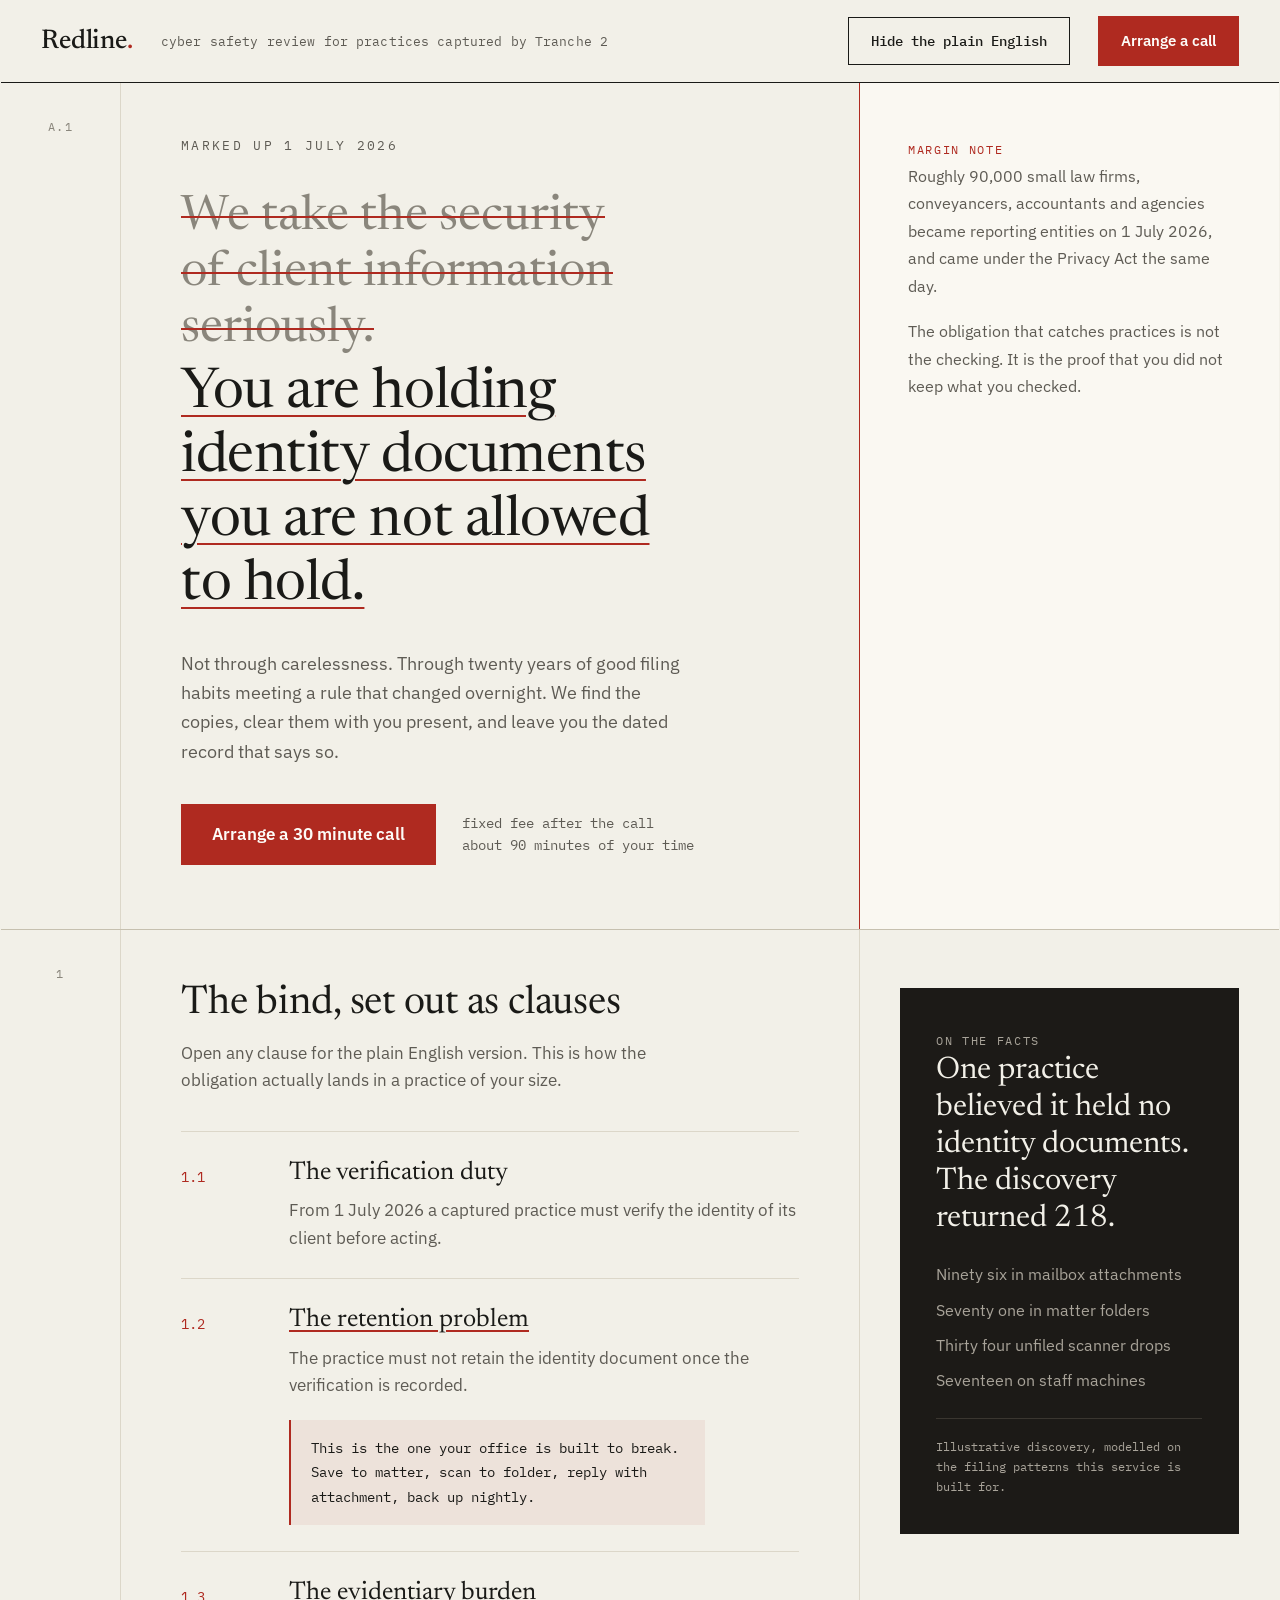
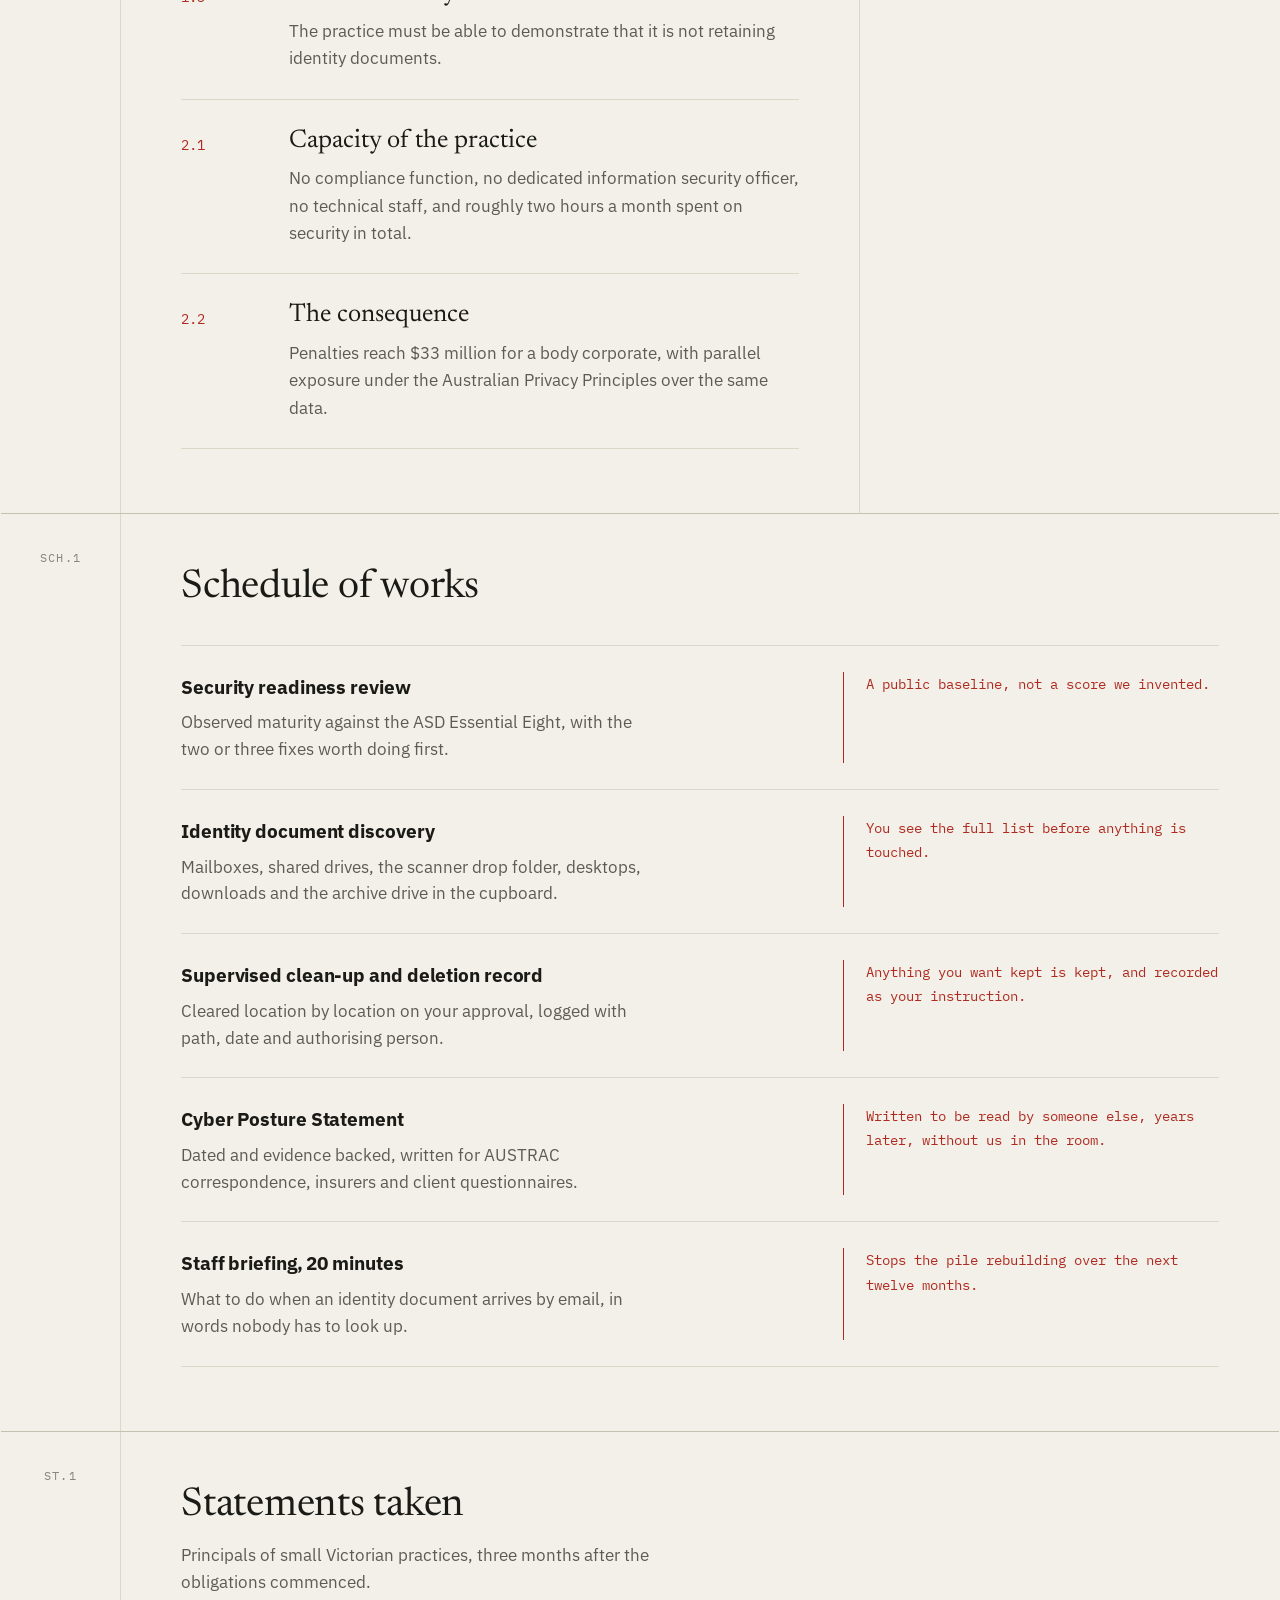
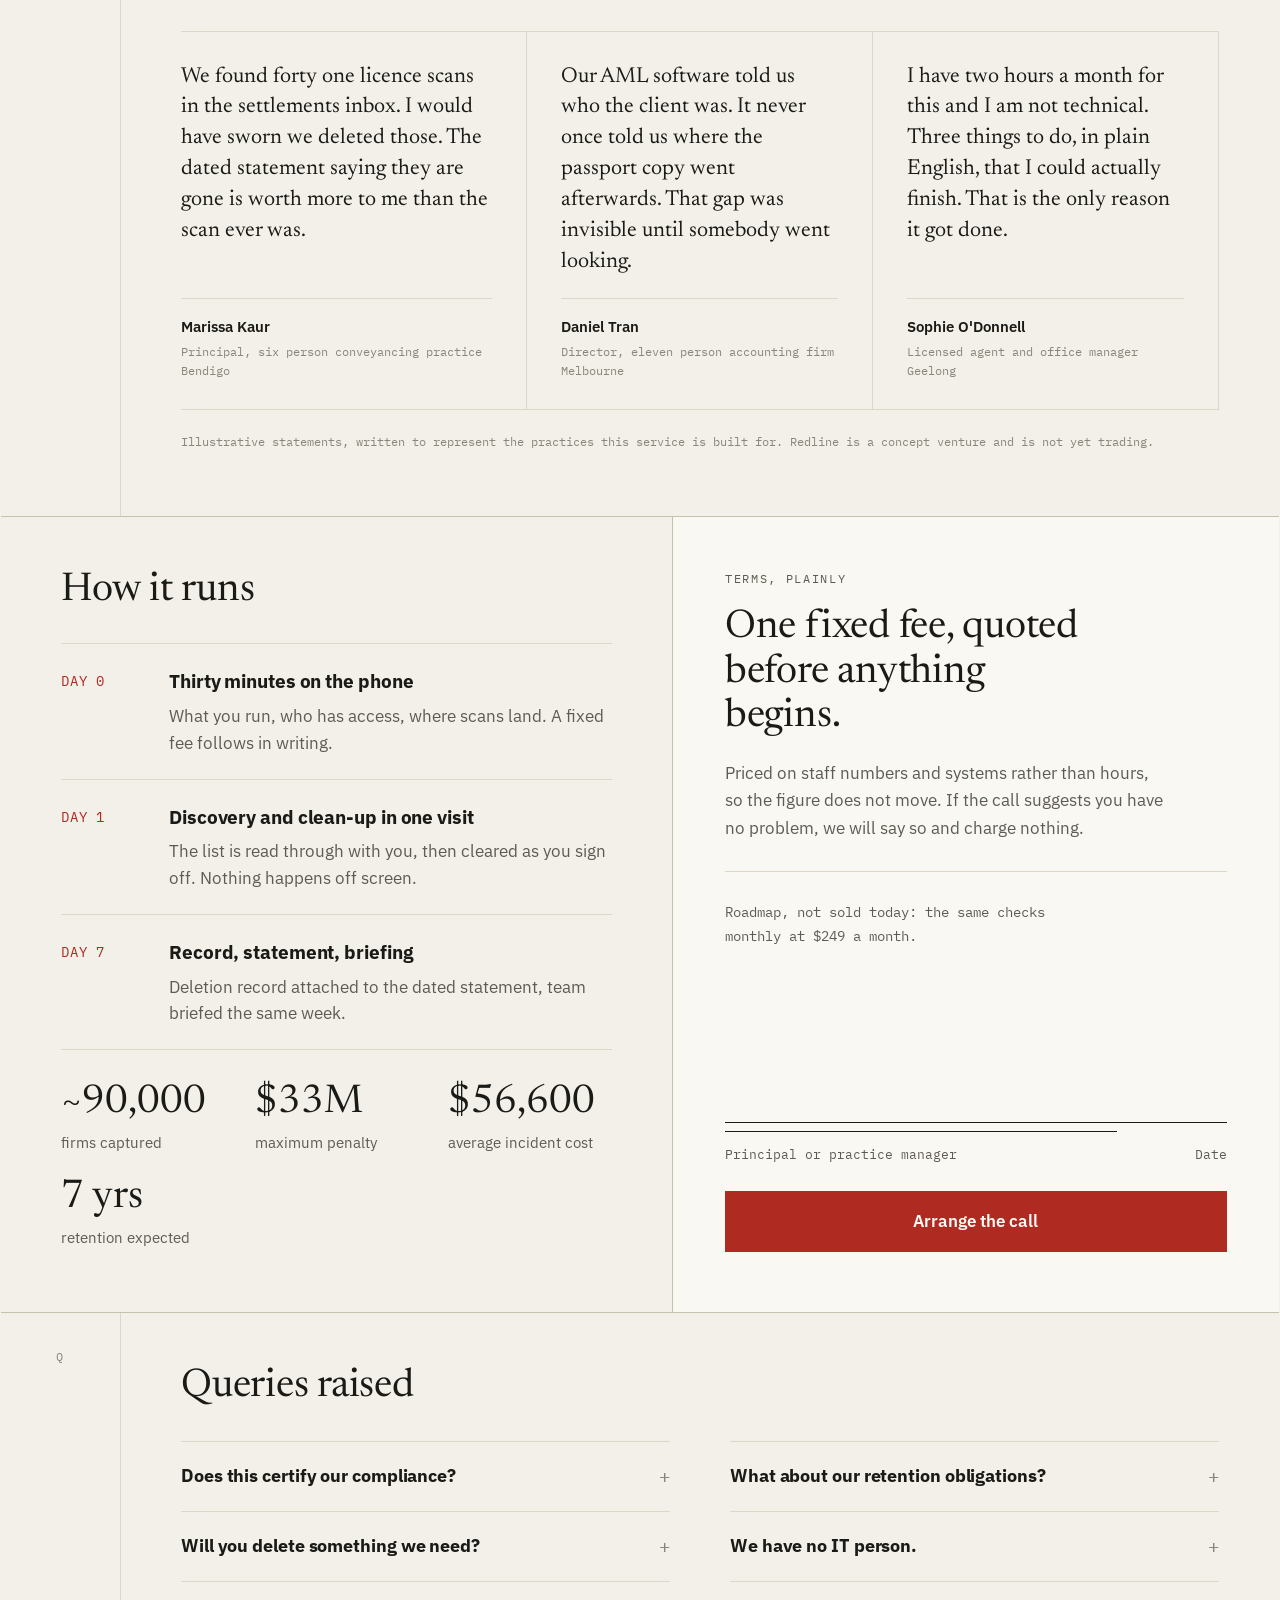
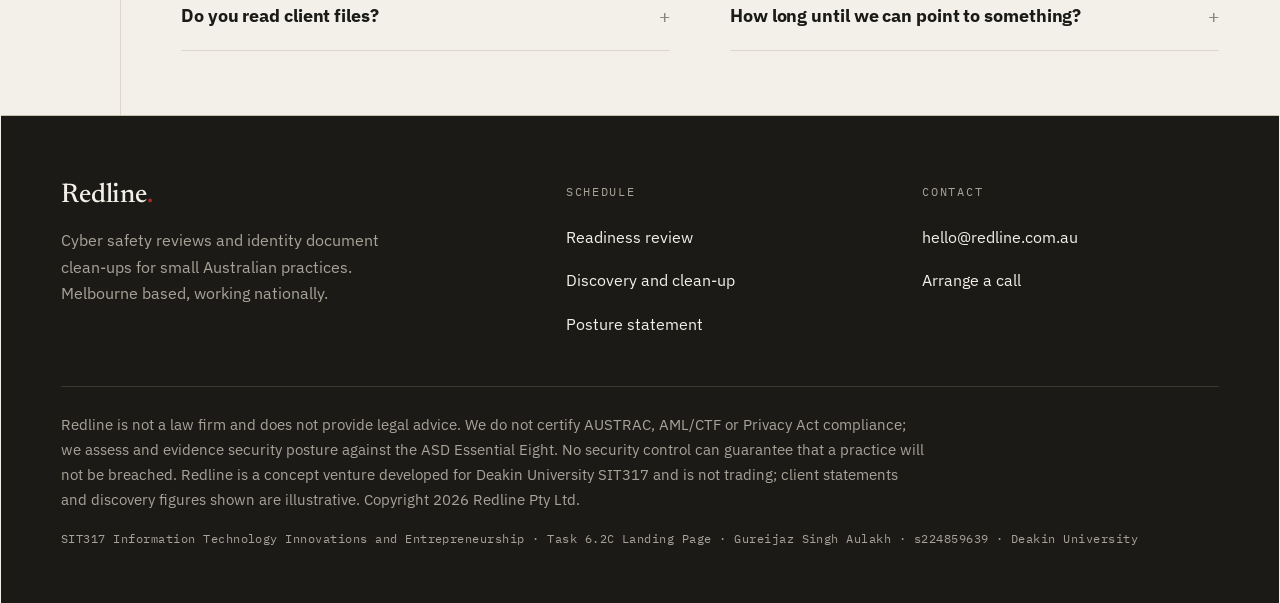
<file: index.html>
<!doctype html>
<html lang="en-AU">
<head>
<meta charset="utf-8">
<meta name="viewport" content="width=device-width, initial-scale=1">
<meta name="color-scheme" content="light dark">
<meta name="description" content="Redline finds the identity documents your practice is no longer allowed to hold, clears them with you present, and leaves you the dated record that says so. Cyber safety reviews for Australian practices captured by AML/CTF Tranche 2.">
<link rel="icon" href="data:image/svg+xml,%3Csvg xmlns=%27http://www.w3.org/2000/svg%27 viewBox=%270 0 32 32%27%3E%3Ctext y=%2726%27 font-size=%2728%27%3E%E2%9C%92%EF%B8%8F%3C/text%3E%3C/svg%3E">
<style>
  html{color-scheme:light dark}
  body{margin:0}
  img{max-width:100%}
  [hidden]{display:none !important}
</style>
<title>Redline</title>
<link rel="preconnect" href="https://fonts.googleapis.com">
<link rel="preconnect" href="https://fonts.gstatic.com" crossorigin>
<link rel="stylesheet" href="https://fonts.googleapis.com/css2?family=Newsreader:ital,opsz,wght@0,6..72,300;0,6..72,400;0,6..72,500;1,6..72,400&family=IBM+Plex+Sans:wght@400;500;600;700&family=IBM+Plex+Mono:wght@400;500;600&display=swap">

<style>
:root{
  --paper:#F2F0E8;
  --paper-2:#FAF8F2;
  --ink:#1A1A17;
  --ink-2:#5E5B54;
  --ink-3:#8A867C;
  --rule:#DCD7C9;
  --rule-2:#C6C0AF;
  --accent:#AF2A20;
  --accent-2:#AF2A20;
  --accent-wash:rgba(175,42,32,.07);
  --on-accent:#FDFCF8;
  --slab:#1C1A17;
  --slab-ink:#F2F0E8;
  --slab-ink-2:#A8A399;
  --slab-rule:#3A3630;
  --foot:#1C1A17;
  --strike:#8A867C;
}
@media (prefers-color-scheme: dark){
  :root:not([data-theme="light"]){
    --paper:#1A1917;
    --paper-2:#131211;
    --ink:#EFEBE2;
    --ink-2:#A29D93;
    --ink-3:#7B766D;
    --rule:#302D28;
    --rule-2:#413D36;
    --accent:#F0705E;
    --accent-2:#F0705E;
    --accent-wash:rgba(240,112,94,.10);
    --on-accent:#1A1917;
    --slab:#0F0E0D;
    --slab-ink:#EFEBE2;
    --slab-ink-2:#A29D93;
    --slab-rule:#2A2723;
    --foot:#0F0E0D;
    --strike:#7B766D;
  }
}
:root[data-theme="dark"]{
  --paper:#1A1917;
  --paper-2:#131211;
  --ink:#EFEBE2;
  --ink-2:#A29D93;
  --ink-3:#7B766D;
  --rule:#302D28;
  --rule-2:#413D36;
  --accent:#F0705E;
  --accent-2:#F0705E;
  --accent-wash:rgba(240,112,94,.10);
  --on-accent:#1A1917;
  --slab:#0F0E0D;
  --slab-ink:#EFEBE2;
  --slab-ink-2:#A29D93;
  --slab-rule:#2A2723;
  --foot:#0F0E0D;
  --strike:#7B766D;
}

*{box-sizing:border-box}

body{
  margin:0;
  background:var(--paper);
  color:var(--ink);
  font-family:"IBM Plex Sans",-apple-system,"Segoe UI",Roboto,sans-serif;
  font-size:17px;
  line-height:1.62;
  -webkit-font-smoothing:antialiased;
}
h1,h2,h3,h4,p,figure,blockquote{margin:0}
button{font:inherit;color:inherit;background:none;border:none;padding:0;cursor:pointer}
:focus-visible{outline:2px solid var(--accent);outline-offset:3px}

.serif{font-family:Newsreader,Georgia,"Times New Roman",serif;font-weight:400}
.mono{font-family:"IBM Plex Mono",ui-monospace,Consolas,monospace}

.mono-label{
  font-family:"IBM Plex Mono",ui-monospace,Consolas,monospace;
  font-size:12px;letter-spacing:.14em;text-transform:uppercase;
}

/* shell */
.page{max-width:1560px;margin:0 auto;border-left:1px solid transparent;border-right:1px solid transparent}

/* section grid: gutter | main | margin */
.sec{
  display:grid;
  grid-template-columns:120px minmax(0,1fr);
  border-bottom:1px solid var(--rule-2);
}
.sec.has-margin{grid-template-columns:120px minmax(0,1fr) minmax(0,420px)}
.sec.split{grid-template-columns:minmax(0,1.05fr) minmax(0,.95fr)}

.gutter{
  border-right:1px solid var(--rule);
  padding:34px 0 0 0;
  display:flex;justify-content:center;
}
.gutter span{
  font-family:"IBM Plex Mono",ui-monospace,Consolas,monospace;
  font-size:12px;letter-spacing:.1em;color:var(--ink-3);
}
.main{padding:52px 60px 64px}
.marginal{
  border-left:1px solid var(--accent);
  background:var(--paper-2);
  padding:52px 48px 64px;
}

@media (max-width:1080px){
  .sec,.sec.has-margin,.sec.split{grid-template-columns:1fr}
  .gutter{
    border-right:none;border-bottom:1px solid var(--rule);
    justify-content:flex-start;padding:18px 28px;
  }
  .main{padding:40px 28px 48px}
  .marginal{border-left:none;border-top:1px solid var(--accent);padding:36px 28px 44px}
}

/* header */
header.bar{
  position:sticky;top:0;z-index:20;
  background:var(--paper);
  border-bottom:1px solid var(--ink);
  display:flex;align-items:center;gap:28px;
  padding:16px 40px;
}
.wordmark{
  font-family:Newsreader,Georgia,serif;font-weight:500;font-size:27px;
  letter-spacing:-.005em;line-height:1;color:var(--ink);white-space:nowrap;
}
.wordmark i{font-style:normal;color:var(--accent)}
.bar .tag{
  font-family:"IBM Plex Mono",ui-monospace,Consolas,monospace;
  font-size:13px;color:var(--ink-2);letter-spacing:.01em;
}
.bar .spacer{flex:1}
@media (max-width:1180px){.bar .tag{display:none}}
@media (max-width:640px){
  header.bar{padding:12px 20px;gap:12px;flex-wrap:wrap}
}

.btn{
  display:inline-block;font-family:"IBM Plex Sans",sans-serif;
  font-size:15px;font-weight:600;padding:12px 22px;
  border:1px solid transparent;text-decoration:none;white-space:nowrap;
  transition:background .13s ease,color .13s ease,border-color .13s ease;
}
.btn-solid{background:var(--accent);color:var(--on-accent);border-color:var(--accent)}
.btn-solid:hover{filter:brightness(1.08)}
.btn-outline{
  border-color:var(--ink);color:var(--ink);background:transparent;
  font-family:"IBM Plex Mono",ui-monospace,Consolas,monospace;font-weight:500;font-size:14px;
}
.btn-outline:hover{border-color:var(--accent);color:var(--accent)}
.btn-lg{font-size:16.5px;padding:16px 30px}
.btn-block{display:block;width:100%;text-align:center}

/* hero */
.hero-eyebrow{
  font-family:"IBM Plex Mono",ui-monospace,Consolas,monospace;
  font-size:13px;letter-spacing:.18em;text-transform:uppercase;
  color:var(--ink-2);margin-bottom:34px;
}
.struck{
  font-family:Newsreader,Georgia,serif;font-weight:400;
  font-size:clamp(2rem,4.1vw,3.05rem);line-height:1.14;
  color:var(--strike);margin-bottom:6px;max-width:17ch;
  text-decoration:line-through;
  text-decoration-color:var(--accent);
  text-decoration-thickness:2px;
}
h1{
  font-family:Newsreader,Georgia,serif;font-weight:400;
  font-size:clamp(2.2rem,4.6vw,3.5rem);line-height:1.14;
  letter-spacing:-.008em;max-width:15ch;margin-bottom:30px;
  text-decoration:underline;
  text-decoration-color:var(--accent);
  text-decoration-thickness:2px;
  text-underline-offset:.14em;
}
.hero-body{
  font-size:17.5px;line-height:1.68;color:var(--ink-2);
  max-width:46ch;margin-bottom:38px;
}
.hero-cta{display:flex;flex-wrap:wrap;align-items:center;gap:18px 26px}
.hero-cta .fine{
  font-family:"IBM Plex Mono",ui-monospace,Consolas,monospace;
  font-size:13.5px;line-height:1.7;color:var(--ink-2);
}

.marginal .mono-label{color:var(--accent);margin-bottom:20px}
.marginal p{font-size:16px;line-height:1.72;color:var(--ink-2);margin-bottom:18px;max-width:38ch}
.marginal p:last-child{margin-bottom:0}

/* headings */
h2{
  font-family:Newsreader,Georgia,serif;font-weight:400;
  font-size:clamp(1.8rem,3.1vw,2.5rem);line-height:1.12;
  letter-spacing:-.006em;margin-bottom:14px;
}
.sec-lede{font-size:16.5px;line-height:1.65;color:var(--ink-2);max-width:52ch;margin-bottom:6px}

/* clauses */
.clause-wrap{margin-top:36px;border-top:1px solid var(--rule)}
.clause{
  display:grid;grid-template-columns:96px minmax(0,1fr);gap:0 12px;
  border-bottom:1px solid var(--rule);padding:26px 0;
}
.clause .num{
  font-family:"IBM Plex Mono",ui-monospace,Consolas,monospace;
  font-size:13.5px;color:var(--accent);padding-top:9px;
}
.clause-btn{
  text-align:left;font-family:Newsreader,Georgia,serif;font-weight:400;
  font-size:clamp(1.28rem,2.2vw,1.6rem);line-height:1.2;color:var(--ink);
  text-decoration:underline;text-decoration-color:transparent;
  text-decoration-thickness:2px;text-underline-offset:.14em;
  transition:text-decoration-color .13s ease;
}
.clause-btn:hover{text-decoration-color:var(--rule-2)}
.clause[data-open="true"] .clause-btn{text-decoration-color:var(--accent)}
.clause .rule-text{font-size:16.5px;line-height:1.66;color:var(--ink-2);margin-top:9px;max-width:52ch}

html.no-plain .plain{display:none}

.plain-box{
  margin-top:20px;background:var(--accent-wash);
  border-left:2px solid var(--accent);
  padding:16px 20px;max-width:52ch;
  font-family:"IBM Plex Mono",ui-monospace,Consolas,monospace;
  font-size:14px;line-height:1.75;color:var(--ink);
}

@media (max-width:640px){
  .clause{grid-template-columns:1fr;gap:6px}
  .clause .num{padding-top:0}
}

/* the dark facts slab */
.slab{
  background:var(--slab);color:var(--slab-ink);
  padding:38px 36px;margin-top:6px;
}
.slab .mono-label{color:var(--slab-ink-2);margin-bottom:22px}
.slab h3{
  font-family:Newsreader,Georgia,serif;font-weight:400;
  font-size:clamp(1.5rem,2.5vw,1.95rem);line-height:1.18;margin-bottom:26px;
}
.slab ul{list-style:none;margin:0;padding:0;display:flex;flex-direction:column;gap:12px}
.slab li{font-size:15.5px;color:var(--slab-ink-2);line-height:1.5}
.slab .note{
  margin-top:26px;padding-top:18px;border-top:1px solid var(--slab-rule);
  font-family:"IBM Plex Mono",ui-monospace,Consolas,monospace;
  font-size:11.5px;line-height:1.7;color:var(--slab-ink-2);
}
.sec.has-margin .marginal.plainbg{background:transparent;border-left:1px solid var(--rule);padding:52px 40px 64px}
@media (max-width:1080px){
  .sec.has-margin .marginal.plainbg{border-left:none;border-top:1px solid var(--rule);padding:0 28px 44px}
}

/* schedule */
.works{margin-top:34px;border-top:1px solid var(--rule)}
.work{
  display:grid;grid-template-columns:minmax(0,1fr) minmax(0,.62fr);gap:0 56px;
  padding:26px 0;border-bottom:1px solid var(--rule);
}
.work h3{font-size:19px;font-weight:700;letter-spacing:-.005em;margin-bottom:7px}
.work p{font-size:16.5px;line-height:1.62;color:var(--ink-2);max-width:48ch}
.work .aside{
  border-left:1px solid var(--accent);padding-left:22px;
  font-family:"IBM Plex Mono",ui-monospace,Consolas,monospace;
  font-size:14px;line-height:1.72;color:var(--accent);
}
@media (max-width:900px){
  .work{grid-template-columns:1fr;gap:18px}
}

/* statements */
.statements{
  margin-top:34px;display:grid;
  grid-template-columns:repeat(auto-fit,minmax(290px,1fr));
  gap:0;border-top:1px solid var(--rule);
}
.statement{
  padding:30px 34px 28px;border-bottom:1px solid var(--rule);
  border-right:1px solid var(--rule);
  display:flex;flex-direction:column;gap:20px;
}
.statement:first-child{padding-left:0}
.statement blockquote{
  font-family:Newsreader,Georgia,serif;font-weight:400;
  font-size:clamp(1.15rem,1.9vw,1.36rem);line-height:1.42;color:var(--ink);
}
.statement .sig{margin-top:auto;padding-top:18px;border-top:1px solid var(--rule)}
.statement .sig .nm{font-size:15px;font-weight:600;line-height:1.35}
.statement .sig .rl{
  font-family:"IBM Plex Mono",ui-monospace,Consolas,monospace;
  font-size:12px;line-height:1.6;color:var(--ink-3);margin-top:5px;
}
.illus{
  margin-top:22px;
  font-family:"IBM Plex Mono",ui-monospace,Consolas,monospace;
  font-size:12px;line-height:1.7;color:var(--ink-3);
}
@media (max-width:640px){.statement{padding-left:0;padding-right:0;border-right:none}}

/* how it runs */
.runs{padding:52px 60px 64px}
.days{margin-top:30px;border-top:1px solid var(--rule)}
.day{
  display:grid;grid-template-columns:96px minmax(0,1fr);gap:0 12px;
  padding:22px 0;border-bottom:1px solid var(--rule);
}
.day .d{
  font-family:"IBM Plex Mono",ui-monospace,Consolas,monospace;
  font-size:13.5px;letter-spacing:.06em;color:var(--accent);padding-top:5px;
}
.day h3{font-size:19px;font-weight:700;margin-bottom:6px;letter-spacing:-.005em}
.day p{font-size:16.5px;line-height:1.62;color:var(--ink-2);max-width:46ch}

.stats{
  display:grid;grid-template-columns:repeat(auto-fit,minmax(140px,1fr));
  gap:26px 30px;padding-top:34px;
}
.stat .n{
  font-family:Newsreader,Georgia,serif;font-weight:400;
  font-size:clamp(1.9rem,3.1vw,2.5rem);line-height:1;
  font-variant-numeric:tabular-nums;display:block;
}
.stat .l{font-size:14.5px;color:var(--ink-2);display:block;margin-top:9px;line-height:1.4}

/* terms panel */
.terms{background:var(--paper-2);border-left:1px solid var(--rule-2);padding:52px 52px 60px;display:flex;flex-direction:column}
.terms .mono-label{color:var(--ink-2);margin-bottom:18px}
.terms h2{max-width:16ch;margin-bottom:20px}
.terms p{font-size:16.5px;line-height:1.68;color:var(--ink-2);max-width:44ch}
.terms hr{border:none;border-top:1px solid var(--rule);margin:28px 0}
.terms .road{
  font-family:"IBM Plex Mono",ui-monospace,Consolas,monospace;
  font-size:14px;line-height:1.75;color:var(--ink-2);max-width:46ch;
}
.siglines{margin-top:auto;padding-top:56px}
.siglines .line{border-top:1px solid var(--ink);margin-bottom:8px}
.siglines .line.short{width:78%}
.siglines .row{
  display:flex;justify-content:space-between;gap:20px;margin-top:12px;
  font-family:"IBM Plex Mono",ui-monospace,Consolas,monospace;
  font-size:13px;color:var(--ink-2);
}
.terms .btn{margin-top:26px}
@media (max-width:1080px){
  .runs{padding:40px 28px 48px}
  .terms{border-left:none;border-top:1px solid var(--rule-2);padding:40px 28px 48px}
  .siglines{padding-top:36px}
}

/* queries */
.queries{
  margin-top:32px;display:grid;grid-template-columns:repeat(auto-fit,minmax(320px,1fr));
  gap:0 60px;
}
.qcol{display:flex;flex-direction:column}
.q{border-top:1px solid var(--rule)}
.q:last-child{border-bottom:1px solid var(--rule)}
.qbtn{
  width:100%;display:flex;align-items:flex-start;justify-content:space-between;gap:24px;
  padding:22px 0;text-align:left;
  font-size:18px;font-weight:700;letter-spacing:-.005em;line-height:1.35;
}
.qbtn:hover{color:var(--accent)}
.qbtn .pm{
  font-family:"IBM Plex Mono",ui-monospace,Consolas,monospace;
  font-size:19px;font-weight:400;color:var(--ink-3);line-height:1.3;flex:none;
}
.qbtn[aria-expanded="true"] .pm{color:var(--accent)}
.qa{padding:0 40px 24px 0;font-size:16.5px;line-height:1.66;color:var(--ink-2);max-width:52ch}

/* footer */
footer{background:var(--foot);color:var(--slab-ink);padding:66px 60px 54px}
.foot-grid{
  display:grid;grid-template-columns:minmax(0,1.5fr) minmax(0,1fr) minmax(0,1fr);
  gap:40px 60px;
}
footer .wordmark{color:var(--slab-ink);margin-bottom:18px;display:block}
footer .blurb{font-size:16px;line-height:1.65;color:var(--slab-ink-2);max-width:34ch}
footer .mono-label{color:var(--slab-ink-2);margin-bottom:22px;display:block}
footer ul{list-style:none;margin:0;padding:0;display:flex;flex-direction:column;gap:16px}
footer a{color:var(--slab-ink);text-decoration:none;font-size:16px}
footer a:hover{color:var(--accent);text-decoration:underline;text-underline-offset:3px}
.foot-rule{border:none;border-top:1px solid var(--slab-rule);margin:48px 0 26px}
.disclaimer{font-size:14.5px;line-height:1.72;color:var(--slab-ink-2);max-width:96ch}
.colophon{
  margin-top:16px;
  font-family:"IBM Plex Mono",ui-monospace,Consolas,monospace;
  font-size:12px;letter-spacing:.04em;color:var(--slab-ink-2);
}
@media (max-width:900px){
  .foot-grid{grid-template-columns:1fr;gap:34px}
  footer{padding:48px 28px 44px}
}

@media (prefers-reduced-motion:reduce){*{transition:none!important;animation:none!important}}
</style>
</head>
<body>

<div class="page">

<header class="bar">
  <span class="wordmark">Redline<i>.</i></span>
  <span class="tag">cyber safety review for practices captured by Tranche 2</span>
  <span class="spacer"></span>
  <button class="btn btn-outline" id="plainToggle" aria-pressed="false">Hide the plain English</button>
  <a class="btn btn-solid" href="#arrange">Arrange a call</a>
</header>

<!-- A.1 hero -->
<section class="sec has-margin">
  <div class="gutter"><span>A.1</span></div>
  <div class="main">
    <p class="hero-eyebrow">Marked up 1 July 2026</p>
    <p class="struck">We take the security of client information seriously.</p>
    <h1>You are holding identity documents you are not allowed to hold.</h1>
    <p class="hero-body">Not through carelessness. Through twenty years of good filing habits meeting a rule that changed overnight. We find the copies, clear them with you present, and leave you the dated record that says so.</p>
    <div class="hero-cta">
      <a class="btn btn-solid btn-lg" href="#arrange">Arrange a 30 minute call</a>
      <span class="fine">fixed fee after the call<br>about 90 minutes of your time</span>
    </div>
  </div>
  <aside class="marginal">
    <span class="mono-label">Margin note</span>
    <p>Roughly 90,000 small law firms, conveyancers, accountants and agencies became reporting entities on 1 July 2026, and came under the Privacy Act the same day.</p>
    <p>The obligation that catches practices is not the checking. It is the proof that you did not keep what you checked.</p>
  </aside>
</section>

<!-- 1. the clauses -->
<section class="sec has-margin">
  <div class="gutter"><span>1</span></div>
  <div class="main">
    <h2>The bind, set out as clauses</h2>
    <p class="sec-lede">Open any clause for the plain English version. This is how the obligation actually lands in a practice of your size.</p>

    <div class="clause-wrap">
      <div class="clause" data-open="false">
        <span class="num">1.1</span>
        <div>
          <button class="clause-btn" aria-expanded="false" aria-controls="p11">The verification duty</button>
          <p class="rule-text">From 1 July 2026 a captured practice must verify the identity of its client before acting.</p>
          <div class="plain plain-box" id="p11" hidden>Nobody argues with this one. You already ask for the licence, and your AML software already records the check.</div>
        </div>
      </div>

      <div class="clause" data-open="true">
        <span class="num">1.2</span>
        <div>
          <button class="clause-btn" aria-expanded="true" aria-controls="p12">The retention problem</button>
          <p class="rule-text">The practice must not retain the identity document once the verification is recorded.</p>
          <div class="plain plain-box" id="p12">This is the one your office is built to break. Save to matter, scan to folder, reply with attachment, back up nightly.</div>
        </div>
      </div>

      <div class="clause" data-open="false">
        <span class="num">1.3</span>
        <div>
          <button class="clause-btn" aria-expanded="false" aria-controls="p13">The evidentiary burden</button>
          <p class="rule-text">The practice must be able to demonstrate that it is not retaining identity documents.</p>
          <div class="plain plain-box" id="p13" hidden>Proving a negative, across every mailbox and drive you own, without an inventory and without an IT person to build one.</div>
        </div>
      </div>

      <div class="clause" data-open="false">
        <span class="num">2.1</span>
        <div>
          <button class="clause-btn" aria-expanded="false" aria-controls="p21">Capacity of the practice</button>
          <p class="rule-text">No compliance function, no dedicated information security officer, no technical staff, and roughly two hours a month spent on security in total.</p>
          <div class="plain plain-box" id="p21" hidden>The rule was written for banks. It now applies to a six person office above a shopfront in Bendigo.</div>
        </div>
      </div>

      <div class="clause" data-open="false">
        <span class="num">2.2</span>
        <div>
          <button class="clause-btn" aria-expanded="false" aria-controls="p22">The consequence</button>
          <p class="rule-text">Penalties reach $33 million for a body corporate, with parallel exposure under the Australian Privacy Principles over the same data.</p>
          <div class="plain plain-box" id="p22" hidden>A breach of client identity records hits your regulator, your insurer and your clients on the same morning. The aggravating fact is that the data should never have been there.</div>
        </div>
      </div>
    </div>
  </div>

  <aside class="marginal plainbg">
    <div class="slab">
      <span class="mono-label">On the facts</span>
      <h3>One practice believed it held no identity documents. The discovery returned 218.</h3>
      <ul>
        <li>Ninety six in mailbox attachments</li>
        <li>Seventy one in matter folders</li>
        <li>Thirty four unfiled scanner drops</li>
        <li>Seventeen on staff machines</li>
      </ul>
      <p class="note">Illustrative discovery, modelled on the filing patterns this service is built for.</p>
    </div>
  </aside>
</section>

<!-- SCH.1 schedule of works -->
<section class="sec">
  <div class="gutter"><span>SCH.1</span></div>
  <div class="main">
    <h2>Schedule of works</h2>
    <div class="works">
      <div class="work">
        <div>
          <h3>Security readiness review</h3>
          <p>Observed maturity against the ASD Essential Eight, with the two or three fixes worth doing first.</p>
        </div>
        <p class="aside plain">A public baseline, not a score we invented.</p>
      </div>
      <div class="work">
        <div>
          <h3>Identity document discovery</h3>
          <p>Mailboxes, shared drives, the scanner drop folder, desktops, downloads and the archive drive in the cupboard.</p>
        </div>
        <p class="aside plain">You see the full list before anything is touched.</p>
      </div>
      <div class="work">
        <div>
          <h3>Supervised clean-up and deletion record</h3>
          <p>Cleared location by location on your approval, logged with path, date and authorising person.</p>
        </div>
        <p class="aside plain">Anything you want kept is kept, and recorded as your instruction.</p>
      </div>
      <div class="work">
        <div>
          <h3>Cyber Posture Statement</h3>
          <p>Dated and evidence backed, written for AUSTRAC correspondence, insurers and client questionnaires.</p>
        </div>
        <p class="aside plain">Written to be read by someone else, years later, without us in the room.</p>
      </div>
      <div class="work">
        <div>
          <h3>Staff briefing, 20 minutes</h3>
          <p>What to do when an identity document arrives by email, in words nobody has to look up.</p>
        </div>
        <p class="aside plain">Stops the pile rebuilding over the next twelve months.</p>
      </div>
    </div>
  </div>
</section>

<!-- ST.1 statements -->
<section class="sec">
  <div class="gutter"><span>ST.1</span></div>
  <div class="main">
    <h2>Statements taken</h2>
    <p class="sec-lede">Principals of small Victorian practices, three months after the obligations commenced.</p>
    <div class="statements">
      <figure class="statement">
        <blockquote>We found forty one licence scans in the settlements inbox. I would have sworn we deleted those. The dated statement saying they are gone is worth more to me than the scan ever was.</blockquote>
        <figcaption class="sig">
          <div class="nm">Marissa Kaur</div>
          <div class="rl">Principal, six person conveyancing practice<br>Bendigo</div>
        </figcaption>
      </figure>
      <figure class="statement">
        <blockquote>Our AML software told us who the client was. It never once told us where the passport copy went afterwards. That gap was invisible until somebody went looking.</blockquote>
        <figcaption class="sig">
          <div class="nm">Daniel Tran</div>
          <div class="rl">Director, eleven person accounting firm<br>Melbourne</div>
        </figcaption>
      </figure>
      <figure class="statement">
        <blockquote>I have two hours a month for this and I am not technical. Three things to do, in plain English, that I could actually finish. That is the only reason it got done.</blockquote>
        <figcaption class="sig">
          <div class="nm">Sophie O'Donnell</div>
          <div class="rl">Licensed agent and office manager<br>Geelong</div>
        </figcaption>
      </figure>
    </div>
    <p class="illus">Illustrative statements, written to represent the practices this service is built for. Redline is a concept venture and is not yet trading.</p>
  </div>
</section>

<!-- how it runs + terms -->
<section class="sec split" id="arrange">
  <div class="runs">
    <h2>How it runs</h2>
    <div class="days">
      <div class="day">
        <span class="d">DAY 0</span>
        <div>
          <h3>Thirty minutes on the phone</h3>
          <p>What you run, who has access, where scans land. A fixed fee follows in writing.</p>
        </div>
      </div>
      <div class="day">
        <span class="d">DAY 1</span>
        <div>
          <h3>Discovery and clean-up in one visit</h3>
          <p>The list is read through with you, then cleared as you sign off. Nothing happens off screen.</p>
        </div>
      </div>
      <div class="day">
        <span class="d">DAY 7</span>
        <div>
          <h3>Record, statement, briefing</h3>
          <p>Deletion record attached to the dated statement, team briefed the same week.</p>
        </div>
      </div>
    </div>
    <div class="stats">
      <div class="stat"><span class="n">~90,000</span><span class="l">firms captured</span></div>
      <div class="stat"><span class="n">$33M</span><span class="l">maximum penalty</span></div>
      <div class="stat"><span class="n">$56,600</span><span class="l">average incident cost</span></div>
      <div class="stat"><span class="n">7 yrs</span><span class="l">retention expected</span></div>
    </div>
  </div>

  <div class="terms">
    <span class="mono-label">Terms, plainly</span>
    <h2>One fixed fee, quoted before anything begins.</h2>
    <p>Priced on staff numbers and systems rather than hours, so the figure does not move. If the call suggests you have no problem, we will say so and charge nothing.</p>
    <hr>
    <p class="road">Roadmap, not sold today: the same checks monthly at $249 a month.</p>
    <div class="siglines">
      <div class="line"></div>
      <div class="line short"></div>
      <div class="row"><span>Principal or practice manager</span><span>Date</span></div>
    </div>
    <a class="btn btn-solid btn-lg btn-block" href="#arrange">Arrange the call</a>
  </div>
</section>

<!-- Q queries -->
<section class="sec">
  <div class="gutter"><span>Q</span></div>
  <div class="main">
    <h2>Queries raised</h2>
    <div class="queries">
      <div class="qcol">
        <div class="q">
          <button class="qbtn" aria-expanded="false" aria-controls="a1">Does this certify our compliance?<span class="pm" aria-hidden="true">+</span></button>
          <div class="qa" id="a1" hidden>No, and be wary of anyone who says otherwise. We are not a law firm and we do not give legal advice. We assess and evidence your security posture against the ASD Essential Eight, and we document what was found and removed. Your obligations remain yours.</div>
        </div>
        <div class="q">
          <button class="qbtn" aria-expanded="false" aria-controls="a2">Will you delete something we need?<span class="pm" aria-hidden="true">+</span></button>
          <div class="qa" id="a2" hidden>Nothing is deleted without you in the room. You read the full list first, approve it location by location, and anything you choose to keep is kept and recorded as your instruction.</div>
        </div>
        <div class="q">
          <button class="qbtn" aria-expanded="false" aria-controls="a3">Do you read client files?<span class="pm" aria-hidden="true">+</span></button>
          <div class="qa" id="a3" hidden>We look for identity documents by type, name and location, not for the contents of your matters. Access is read-only, granted by your principal, and you can revoke it at any moment.</div>
        </div>
      </div>
      <div class="qcol">
        <div class="q">
          <button class="qbtn" aria-expanded="false" aria-controls="a4">What about our retention obligations?<span class="pm" aria-hidden="true">+</span></button>
          <div class="qa" id="a4" hidden>The seven year duty applies to the record of the verification, not to a copy of the document itself. Keeping the record and clearing the copy is the position OAIC guidance points to, and it is exactly the line the clean-up walks.</div>
        </div>
        <div class="q">
          <button class="qbtn" aria-expanded="false" aria-controls="a5">We have no IT person.<span class="pm" aria-hidden="true">+</span></button>
          <div class="qa" id="a5" hidden>That is the whole reason this exists. Managed providers need twenty or more seats to be worth their while, and you carry the same liability at six. Nothing is installed and nothing changes for your staff.</div>
        </div>
        <div class="q">
          <button class="qbtn" aria-expanded="false" aria-controls="a6">How long until we can point to something?<span class="pm" aria-hidden="true">+</span></button>
          <div class="qa" id="a6" hidden>About a week. The call is day zero, discovery and clean-up happen in a single visit, and the dated statement with its deletion record follows within seven days.</div>
        </div>
      </div>
    </div>
  </div>
</section>

<footer>
  <div class="foot-grid">
    <div>
      <span class="wordmark">Redline<i>.</i></span>
      <p class="blurb">Cyber safety reviews and identity document clean-ups for small Australian practices. Melbourne based, working nationally.</p>
    </div>
    <div>
      <span class="mono-label">Schedule</span>
      <ul>
        <li><a href="#arrange">Readiness review</a></li>
        <li><a href="#arrange">Discovery and clean-up</a></li>
        <li><a href="#arrange">Posture statement</a></li>
      </ul>
    </div>
    <div>
      <span class="mono-label">Contact</span>
      <ul>
        <li><a href="mailto:hello@redline.com.au">hello@redline.com.au</a></li>
        <li><a href="#arrange">Arrange a call</a></li>
      </ul>
    </div>
  </div>
  <hr class="foot-rule">
  <p class="disclaimer">Redline is not a law firm and does not provide legal advice. We do not certify AUSTRAC, AML/CTF or Privacy Act compliance; we assess and evidence security posture against the ASD Essential Eight. No security control can guarantee that a practice will not be breached. Redline is a concept venture developed for Deakin University SIT317 and is not trading; client statements and discovery figures shown are illustrative. Copyright 2026 Redline Pty Ltd.</p>
  <p class="colophon">SIT317 Information Technology Innovations and Entrepreneurship &middot; Task 6.2C Landing Page &middot; Gureijaz Singh Aulakh &middot; s224859639 &middot; Deakin University</p>
</footer>

</div>

<script>
(function(){
  /* clause accordions */
  document.querySelectorAll('.clause-btn').forEach(function(btn){
    btn.addEventListener('click', function(){
      var clause = btn.closest('.clause');
      var panel  = document.getElementById(btn.getAttribute('aria-controls'));
      var open   = btn.getAttribute('aria-expanded') === 'true';
      btn.setAttribute('aria-expanded', String(!open));
      clause.setAttribute('data-open', String(!open));
      panel.hidden = open;
    });
  });

  /* query accordions */
  document.querySelectorAll('.qbtn').forEach(function(btn){
    btn.addEventListener('click', function(){
      var panel = document.getElementById(btn.getAttribute('aria-controls'));
      var open  = btn.getAttribute('aria-expanded') === 'true';
      btn.setAttribute('aria-expanded', String(!open));
      panel.hidden = open;
      btn.querySelector('.pm').textContent = open ? '+' : String.fromCharCode(0x2212);
    });
  });

  /* hide / show every plain English annotation */
  var toggle = document.getElementById('plainToggle');
  toggle.addEventListener('click', function(){
    var hidden = document.documentElement.classList.toggle('no-plain');
    toggle.textContent = hidden ? 'Show the plain English' : 'Hide the plain English';
    toggle.setAttribute('aria-pressed', String(hidden));
  });
})();
</script>

</body>
</html>
</file>
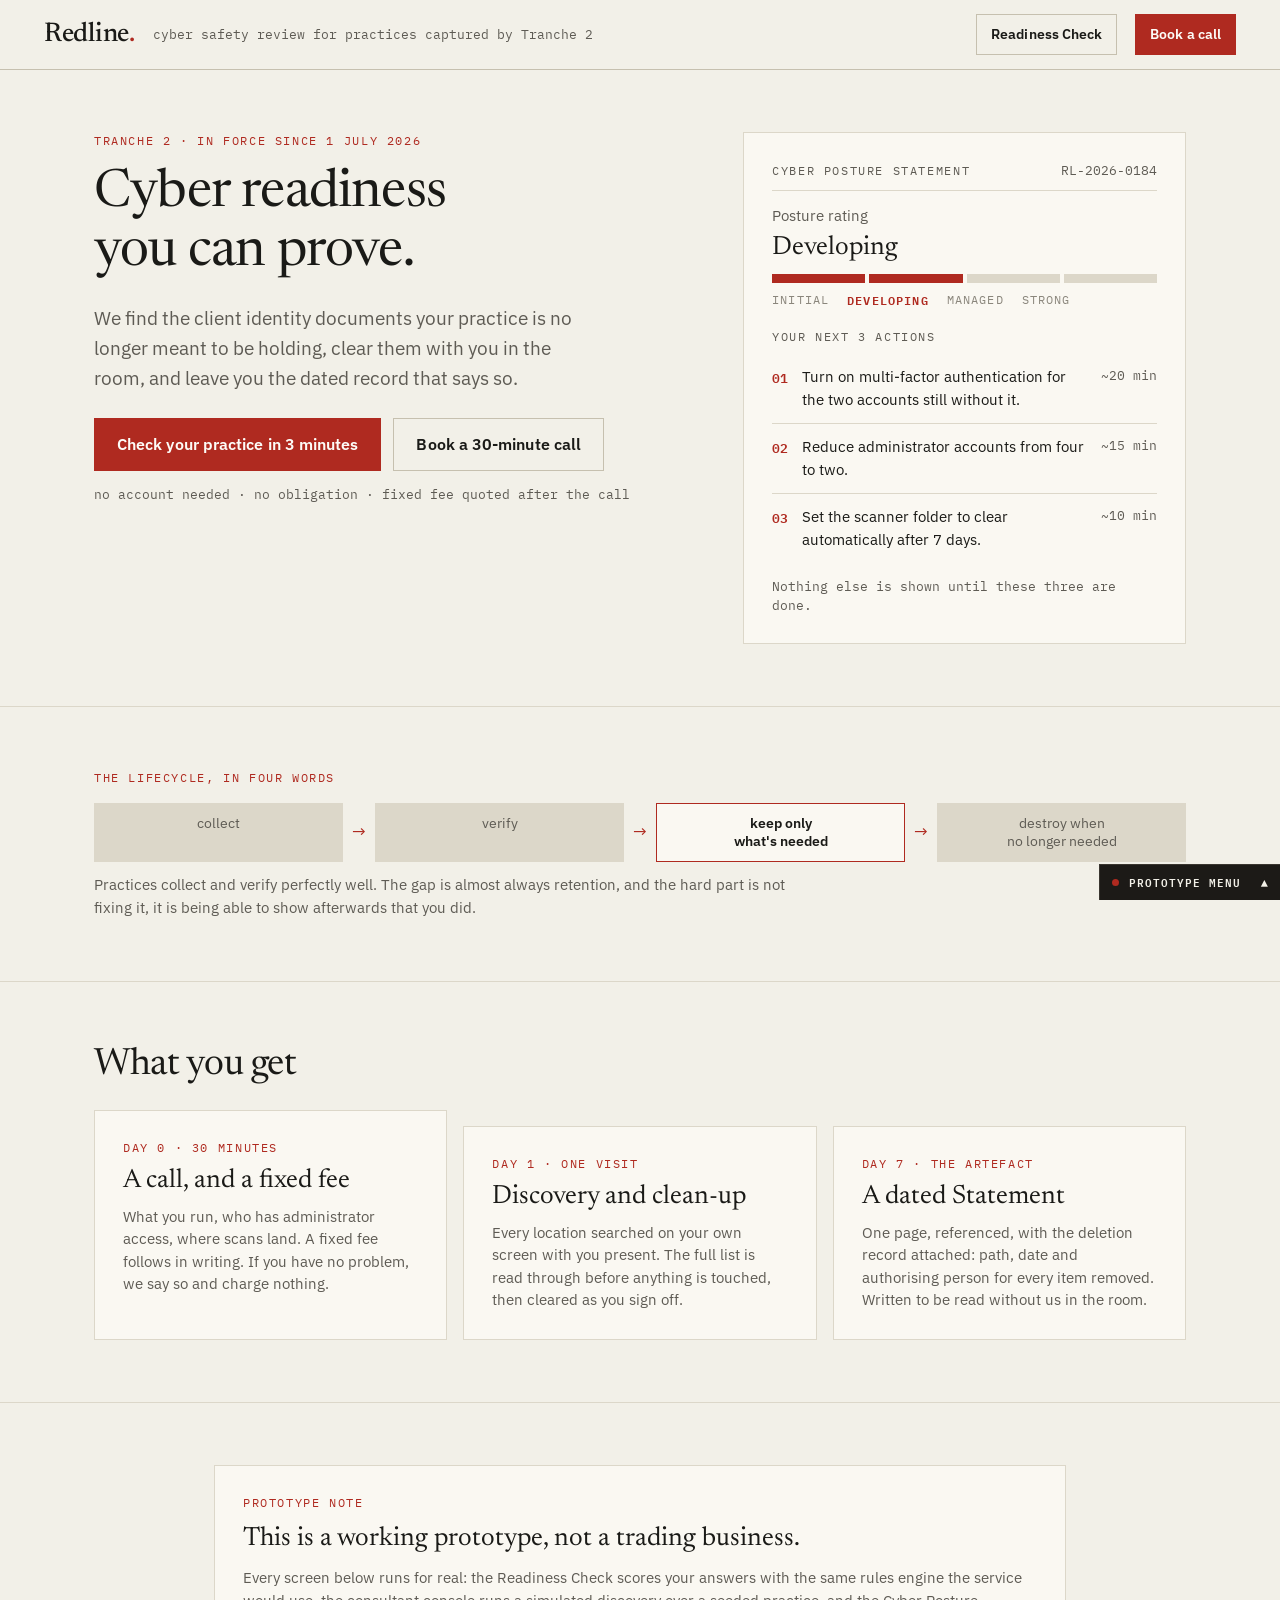
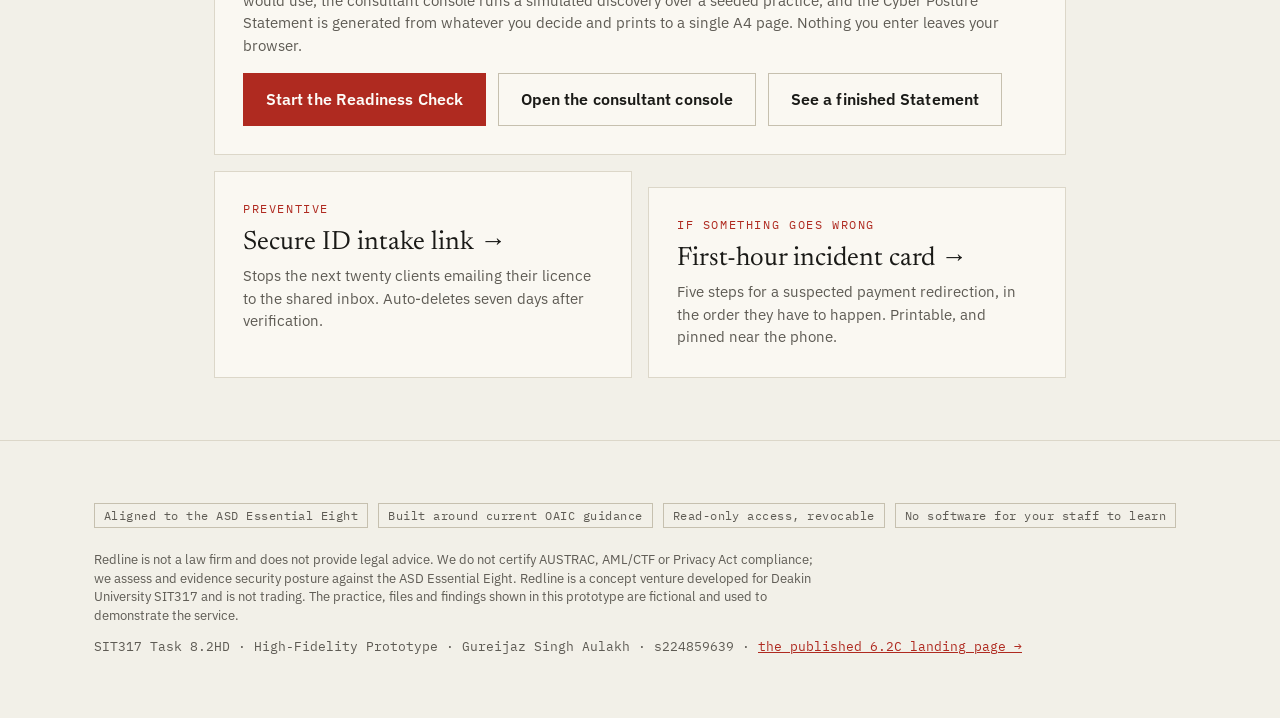
<file: prototype/index.html>
<!doctype html>
<html lang="en-AU">
<head>
<meta charset="utf-8">
<meta name="viewport" content="width=device-width, initial-scale=1">
<meta name="color-scheme" content="light dark">
<meta name="description" content="Redline MVP: a working high-fidelity prototype of the Tranche 2 readiness check, consultant console and Cyber Posture Statement.">
<title>Redline | cyber readiness you can prove</title>
<link rel="icon" href="data:image/svg+xml,%3Csvg xmlns=%27http://www.w3.org/2000/svg%27 viewBox=%270 0 32 32%27%3E%3Ccircle cx=%2716%27 cy=%2716%27 r=%2710%27 fill=%27%23AF2A20%27/%3E%3C/svg%3E">
<link rel="preconnect" href="https://fonts.googleapis.com">
<link rel="preconnect" href="https://fonts.gstatic.com" crossorigin>
<link rel="stylesheet" href="https://fonts.googleapis.com/css2?family=Newsreader:opsz,wght@6..72,300;6..72,400;6..72,500&family=IBM+Plex+Sans:wght@400;500;600;700&family=IBM+Plex+Mono:wght@400;500;600&display=swap">
<link rel="stylesheet" href="assets/redline.css">
</head>
<body>

<header class="bar">
  <a class="wm" href="index.html">Redline<i>.</i></a>
  <span class="tag">cyber safety review for practices captured by Tranche 2</span>
  <span class="grow"></span>
  <a class="btn ghost sm" href="check.html">Readiness Check</a>
  <a class="btn sm" href="#call">Book a call</a>
</header>

<main>

  <section>
    <div class="wrap">
      <div class="grid c2-1" style="align-items:start;gap:clamp(24px,4vw,52px)">
        <div>
          <p class="lbl red" style="margin-bottom:14px">Tranche 2 · in force since 1 July 2026</p>
          <h1 class="h-xl">Cyber readiness<br>you can prove.</h1>
          <p class="lead" style="margin:20px 0 8px;max-width:46ch">
            We find the client identity documents your practice is no longer meant to be holding,
            clear them with you in the room, and leave you the dated record that says so.
          </p>
          <div class="btn-row" style="margin-top:24px">
            <a class="btn" href="check.html">Check your practice in 3 minutes</a>
            <a class="btn ghost" href="#call">Book a 30-minute call</a>
          </div>
          <p class="mono tiny" style="margin-top:14px">no account needed · no obligation · fixed fee quoted after the call</p>
        </div>

        <aside class="card" aria-label="Example Cyber Posture Statement">
          <div style="display:flex;justify-content:space-between;align-items:baseline;gap:12px;border-bottom:1px solid var(--rule);padding-bottom:10px;margin-bottom:14px">
            <span class="lbl">Cyber Posture Statement</span>
            <span class="mono tiny">RL-2026-0184</span>
          </div>
          <p class="small muted" style="margin-bottom:4px">Posture rating</p>
          <p class="h-md" style="margin-bottom:2px">Developing</p>
          <div class="meter"><i class="on"></i><i class="on"></i><i></i><i></i></div>
          <div class="bands" style="margin-bottom:18px">
            <span>Initial</span><span class="on">Developing</span><span>Managed</span><span>Strong</span>
          </div>
          <p class="lbl" style="margin-bottom:8px">Your next 3 actions</p>
          <ol class="acts small">
            <li><span style="flex:1">Turn on multi-factor authentication for the two accounts still without it.</span><span class="est">~20 min</span></li>
            <li><span style="flex:1">Reduce administrator accounts from four to two.</span><span class="est">~15 min</span></li>
            <li><span style="flex:1">Set the scanner folder to clear automatically after 7 days.</span><span class="est">~10 min</span></li>
          </ol>
          <p class="mono tiny" style="margin-top:14px">Nothing else is shown until these three are done.</p>
        </aside>
      </div>
    </div>
  </section>

  <hr class="rule">

  <section>
    <div class="wrap">
      <p class="lbl red">The lifecycle, in four words</p>
      <div class="life" style="margin:16px 0 12px">
        <div class="st">collect</div><div class="ar">→</div>
        <div class="st">verify</div><div class="ar">→</div>
        <div class="st gap">keep only<br>what's needed</div><div class="ar">→</div>
        <div class="st">destroy when<br>no longer needed</div>
      </div>
      <p class="small muted" style="max-width:78ch">
        Practices collect and verify perfectly well. The gap is almost always retention,
        and the hard part is not fixing it, it is being able to show afterwards that you did.
      </p>
    </div>
  </section>

  <hr class="rule">

  <section>
    <div class="wrap">
      <h2 class="h-lg" style="margin-bottom:22px">What you get</h2>
      <div class="grid c3">
        <div class="card">
          <p class="lbl red" style="margin-bottom:8px">Day 0 · 30 minutes</p>
          <h3 class="h-md" style="margin-bottom:8px">A call, and a fixed fee</h3>
          <p class="small muted">What you run, who has administrator access, where scans land. A fixed fee follows in writing. If you have no problem, we say so and charge nothing.</p>
        </div>
        <div class="card">
          <p class="lbl red" style="margin-bottom:8px">Day 1 · one visit</p>
          <h3 class="h-md" style="margin-bottom:8px">Discovery and clean-up</h3>
          <p class="small muted">Every location searched on your own screen with you present. The full list is read through before anything is touched, then cleared as you sign off.</p>
        </div>
        <div class="card">
          <p class="lbl red" style="margin-bottom:8px">Day 7 · the artefact</p>
          <h3 class="h-md" style="margin-bottom:8px">A dated Statement</h3>
          <p class="small muted">One page, referenced, with the deletion record attached: path, date and authorising person for every item removed. Written to be read without us in the room.</p>
        </div>
      </div>
    </div>
  </section>

  <hr class="rule">

  <section id="call">
    <div class="wrap mid">
      <div class="card">
        <p class="lbl red" style="margin-bottom:10px">Prototype note</p>
        <h2 class="h-md" style="margin-bottom:12px">This is a working prototype, not a trading business.</h2>
        <p class="small muted" style="margin-bottom:16px">
          Every screen below runs for real: the Readiness Check scores your answers with the same
          rules engine the service would use, the consultant console runs a simulated discovery over a
          seeded practice, and the Cyber Posture Statement is generated from whatever you decide and
          prints to a single A4 page. Nothing you enter leaves your browser.
        </p>
        <div class="btn-row">
          <a class="btn" href="check.html">Start the Readiness Check</a>
          <a class="btn ghost" href="console.html">Open the consultant console</a>
          <a class="btn ghost" href="statement.html">See a finished Statement</a>
        </div>
      </div>
      <div class="grid c2" style="margin-top:16px">
        <a class="card" href="intake.html" style="text-decoration:none;color:inherit">
          <p class="lbl red" style="margin-bottom:8px">Preventive</p>
          <h3 class="h-md" style="margin-bottom:6px">Secure ID intake link →</h3>
          <p class="small muted">Stops the next twenty clients emailing their licence to the shared inbox. Auto-deletes seven days after verification.</p>
        </a>
        <a class="card" href="incident.html" style="text-decoration:none;color:inherit">
          <p class="lbl red" style="margin-bottom:8px">If something goes wrong</p>
          <h3 class="h-md" style="margin-bottom:6px">First-hour incident card →</h3>
          <p class="small muted">Five steps for a suspected payment redirection, in the order they have to happen. Printable, and pinned near the phone.</p>
        </a>
      </div>
    </div>
  </section>

  <hr class="rule">

  <section>
    <div class="wrap">
      <div class="btn-row" style="gap:10px">
        <span class="pill">Aligned to the ASD Essential Eight</span>
        <span class="pill">Built around current OAIC guidance</span>
        <span class="pill">Read-only access, revocable</span>
        <span class="pill">No software for your staff to learn</span>
      </div>
      <p class="tiny" style="margin-top:22px;max-width:90ch">
        Redline is not a law firm and does not provide legal advice. We do not certify AUSTRAC, AML/CTF or
        Privacy Act compliance; we assess and evidence security posture against the ASD Essential Eight.
        Redline is a concept venture developed for Deakin University SIT317 and is not trading. The practice,
        files and findings shown in this prototype are fictional and used to demonstrate the service.
      </p>
      <p class="mono tiny" style="margin-top:12px">
        SIT317 Task 8.2HD · High-Fidelity Prototype · Gureijaz Singh Aulakh · s224859639 ·
        <a href="https://gureijaz.github.io/redline-landing/">the published 6.2C landing page →</a>
      </p>
    </div>
  </section>

</main>

<script src="assets/app.js"></script>
<script src="assets/data.js"></script>
</body>
</html>
</file>
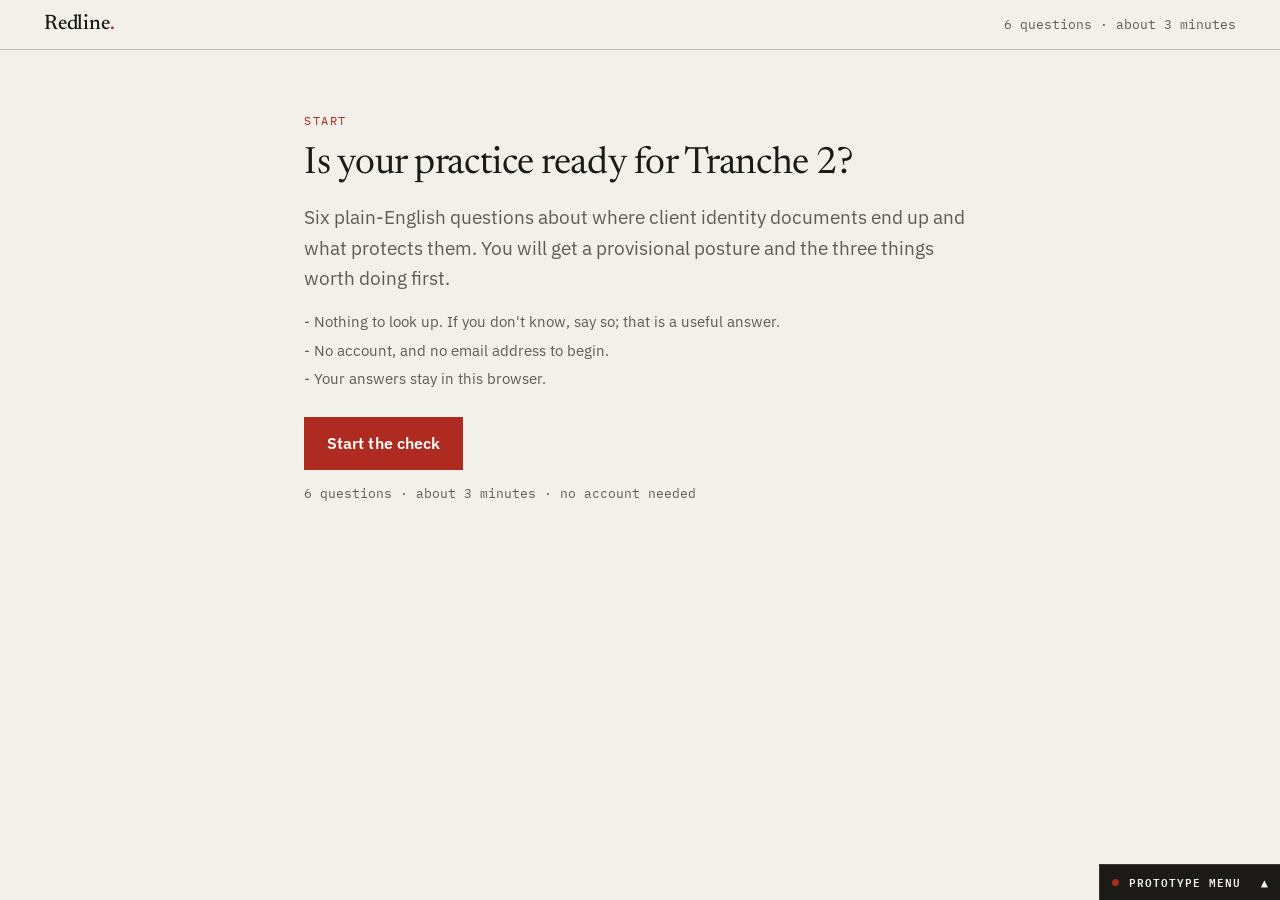
<file: prototype/check.html>
<!doctype html>
<html lang="en-AU">
<head>
<meta charset="utf-8">
<meta name="viewport" content="width=device-width, initial-scale=1">
<meta name="color-scheme" content="light dark">
<title>Tranche 2 Readiness Check | Redline</title>
<link rel="icon" href="data:image/svg+xml,%3Csvg xmlns=%27http://www.w3.org/2000/svg%27 viewBox=%270 0 32 32%27%3E%3Ccircle cx=%2716%27 cy=%2716%27 r=%2710%27 fill=%27%23AF2A20%27/%3E%3C/svg%3E">
<link rel="preconnect" href="https://fonts.googleapis.com">
<link rel="preconnect" href="https://fonts.gstatic.com" crossorigin>
<link rel="stylesheet" href="https://fonts.googleapis.com/css2?family=Newsreader:opsz,wght@6..72,300;6..72,400;6..72,500&family=IBM+Plex+Sans:wght@400;500;600;700&family=IBM+Plex+Mono:wght@400;500;600&display=swap">
<link rel="stylesheet" href="assets/redline.css">
</head>
<body>

<header class="bar">
  <a class="wm sm" href="index.html">Redline<i>.</i></a>
  <span class="grow"></span>
  <span class="tag" id="stepTag">6 questions · about 3 minutes</span>
</header>

<main>
  <section>
    <div class="wrap narrow">

      <!-- START -->
      <div id="start">
        <p class="lbl red" style="margin-bottom:12px">Start</p>
        <h1 class="h-lg" style="margin-bottom:16px">Is your practice ready for Tranche 2?</h1>
        <p class="lead" style="margin-bottom:8px">
          Six plain-English questions about where client identity documents end up and what protects them.
          You will get a provisional posture and the three things worth doing first.
        </p>
        <ul class="small muted" style="margin:18px 0 26px">
          <li style="margin-bottom:6px">- Nothing to look up. If you don't know, say so; that is a useful answer.</li>
          <li style="margin-bottom:6px">- No account, and no email address to begin.</li>
          <li>- Your answers stay in this browser.</li>
        </ul>
        <button class="btn" id="begin">Start the check</button>
        <p class="mono tiny" style="margin-top:14px">6 questions · about 3 minutes · no account needed</p>
      </div>

      <!-- QUESTION -->
      <div id="quiz" hidden>
        <div class="prog" id="prog" aria-hidden="true"></div>
        <p class="lbl red" id="qnum" style="margin-bottom:10px"></p>
        <h1 class="h-md" id="qtext" style="margin-bottom:8px"></h1>
        <p class="small muted" id="qhelp" style="margin-bottom:20px"></p>
        <div id="opts" role="group"></div>
        <p class="mono tiny" id="multiHint" hidden style="margin:-2px 0 14px">Tick every one that applies.</p>
        <div class="btn-row" style="margin-top:20px">
          <button class="btn ghost" id="back">Back</button>
          <button class="btn" id="next" disabled>Next</button>
        </div>
      </div>

      <!-- RESULT -->
      <div id="result" hidden>
        <p class="lbl red" style="margin-bottom:12px">Your result</p>
        <h1 class="h-lg" style="margin-bottom:4px">Provisional posture</h1>
        <p class="h-xl serif" id="band" style="margin:14px 0 6px"></p>
        <div class="meter" id="meter"></div>
        <div class="bands" id="bandRow" style="margin-bottom:6px"></div>
        <p class="mono tiny" id="scoreLine" style="margin-bottom:26px"></p>

        <p class="lbl" style="margin-bottom:10px" id="gapsHead">Three gaps worth acting on</p>
        <ol class="acts" id="gaps" style="margin-bottom:10px"></ol>
        <p class="small muted" id="unsureNote" hidden style="margin-bottom:20px"></p>

        <div class="note" style="margin:20px 0 26px">
          Indicative only. This is based on what you told us, not on anything we have checked.
          A review looks at the systems themselves and produces a dated Cyber Posture Statement you can hand
          to AUSTRAC, an insurer or a client.
        </div>

        <div class="btn-row">
          <a class="btn" href="index.html#call">Book a 30-minute call</a>
          <button class="btn ghost" id="again">Start again</button>
        </div>
        <p class="mono tiny" style="margin-top:18px">
          Consultant side of the same engagement: <a href="console.html">open the console →</a>
        </p>
      </div>

    </div>
  </section>
</main>

<script src="assets/app.js"></script>
<script src="assets/data.js"></script>
<script>
(function(){
  'use strict';
  var R = window.Redline, D = window.RedlineData, $ = R.$;
  var Q = D.QUESTIONS, i = 0, answers = {};

  var startEl=$('#start'), quizEl=$('#quiz'), resEl=$('#result'), tag=$('#stepTag');

  function show(which){
    startEl.hidden = which!=='start';
    quizEl.hidden  = which!=='quiz';
    resEl.hidden   = which!=='result';
    window.scrollTo(0,0);
  }

  /* progress */
  function drawProgress(){
    var p = $('#prog'); p.innerHTML='';
    Q.forEach(function(_,n){
      p.appendChild(R.el('i',{class:n<=i?'on':''}));
    });
  }

  /* one question */
  function render(){
    var q = Q[i];
    drawProgress();
    tag.textContent = 'Question ' + (i+1) + ' of ' + Q.length;
    $('#qnum').textContent = 'Question ' + (i+1) + ' of ' + Q.length;
    $('#qtext').textContent = q.q;
    $('#qhelp').textContent = q.help || '';
    $('#multiHint').hidden = !q.multi;

    var box = $('#opts'); box.innerHTML='';
    q.options.forEach(function(o){
      var picked = q.multi
        ? (answers[q.id]||[]).indexOf(o.v)>-1
        : answers[q.id]===o.v;

      var txt = R.el('span',{class:'txt'},[ R.el('span',{text:o.t}) ]);
      if(o.sub) txt.appendChild(R.el('span',{class:'sub',text:o.sub}));

      var b = R.el('button',{
        class:'opt'+(o.unsure?' unsure':''),
        type:'button',
        'aria-pressed': picked?'true':'false',
        onclick:function(){ choose(q,o); }
      },[ R.el('span',{class:'box'}), txt ]);
      box.appendChild(b);
    });

    $('#back').textContent = i===0 ? 'Back to start' : 'Back';
    $('#next').textContent = i===Q.length-1 ? 'See my result' : 'Next';
    updateNext();
  }

  function choose(q,o){
    if(q.multi){
      var cur = answers[q.id] || [];
      if(o.unsure){
        /* "not sure" is exclusive: you cannot both know and not know */
        cur = cur.indexOf(o.v)>-1 ? [] : [o.v];
      } else {
        cur = cur.filter(function(v){ return v!=='unsure'; });
        var at = cur.indexOf(o.v);
        if(at>-1) cur.splice(at,1); else cur.push(o.v);
      }
      answers[q.id] = cur;
    } else {
      answers[q.id] = answers[q.id]===o.v ? null : o.v;
    }
    render();
  }

  function answered(){
    var q = Q[i], a = answers[q.id];
    return q.multi ? !!(a && a.length) : !!a;
  }
  function updateNext(){ $('#next').disabled = !answered(); }

  /* result */
  function finish(){
    var sc = D.scoreCheck(answers);

    $('#band').textContent = sc.band;

    var m = $('#meter'); m.innerHTML='';
    var lit = R.bandIndex(sc.band)+1;
    for(var n=0;n<4;n++) m.appendChild(R.el('i',{class:n<lit?'on':''}));

    var br = $('#bandRow'); br.innerHTML='';
    R.BANDS.forEach(function(b){ br.appendChild(R.el('span',{class:b===sc.band?'on':'',text:b})); });

    $('#scoreLine').textContent = sc.score + ' of ' + sc.max +
      ' · measured against the small-firm subset of the ASD Essential Eight and current OAIC retention guidance';

    var g = $('#gaps'); g.innerHTML='';
    sc.gaps.forEach(function(x){
      g.appendChild(R.el('li',{},[
        R.el('span',{style:'flex:1',text:x.text}),
        R.el('span',{class:'est',text:'~'+x.mins+' min'})
      ]));
    });
    $('#gapsHead').textContent = sc.gaps.length===1 ? 'One gap worth acting on'
      : (sc.gaps.length===0 ? 'No gaps from what you told us' : sc.gaps.length+' gaps worth acting on');

    if(sc.unsure){
      var u = $('#unsureNote'); u.hidden=false;
      u.textContent = 'You answered "I’m not sure" ' + R.plural(sc.unsure,'time') +
        '. That is not a wrong answer. It is the finding. A practice that cannot say where client ID is held cannot show what it no longer holds.';
    }

    /* hand the result to the rest of the engagement */
    var s = R.load();
    s.check = { answers: answers, band: sc.band, score: sc.score, max: sc.max, gaps: sc.gaps, takenAt: new Date().toISOString() };
    R.save(s);

    tag.textContent = 'Result · indicative only';
    show('result');
  }

  /* wiring */
  $('#begin').addEventListener('click', function(){ i=0; show('quiz'); render(); });
  $('#next').addEventListener('click', function(){
    if(!answered()) return;
    if(i===Q.length-1) finish(); else { i++; render(); show('quiz'); }
  });
  $('#back').addEventListener('click', function(){
    if(i===0){ tag.textContent='6 questions · about 3 minutes'; show('start'); }
    else { i--; render(); }
  });
  $('#again').addEventListener('click', function(){
    answers={}; i=0; tag.textContent='6 questions · about 3 minutes'; show('start');
  });

  /* resume a previous run so the demo can be replayed */
  var prev = R.load().check;
  if(prev && prev.answers && location.hash !== '#new'){
    answers = prev.answers;
    if(prev.band){ finish(); }
  }
})();
</script>
</body>
</html>
</file>
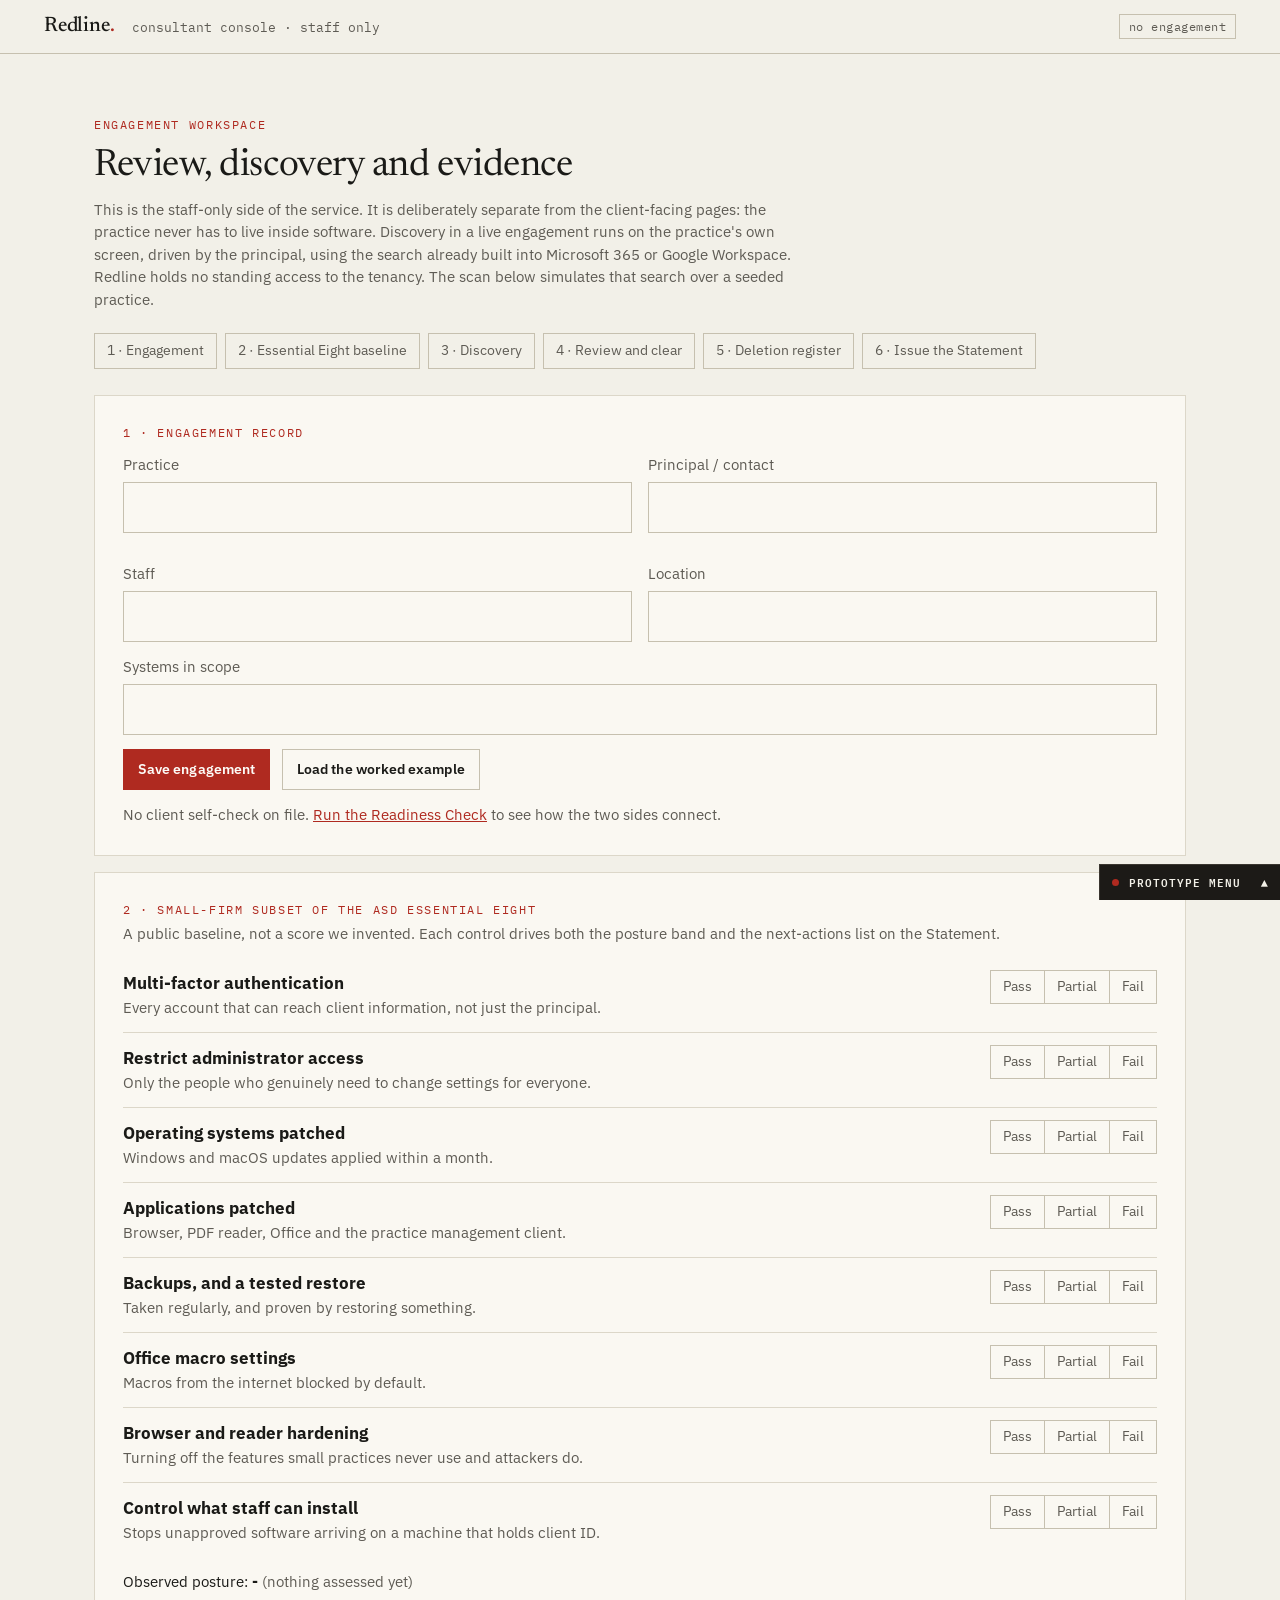
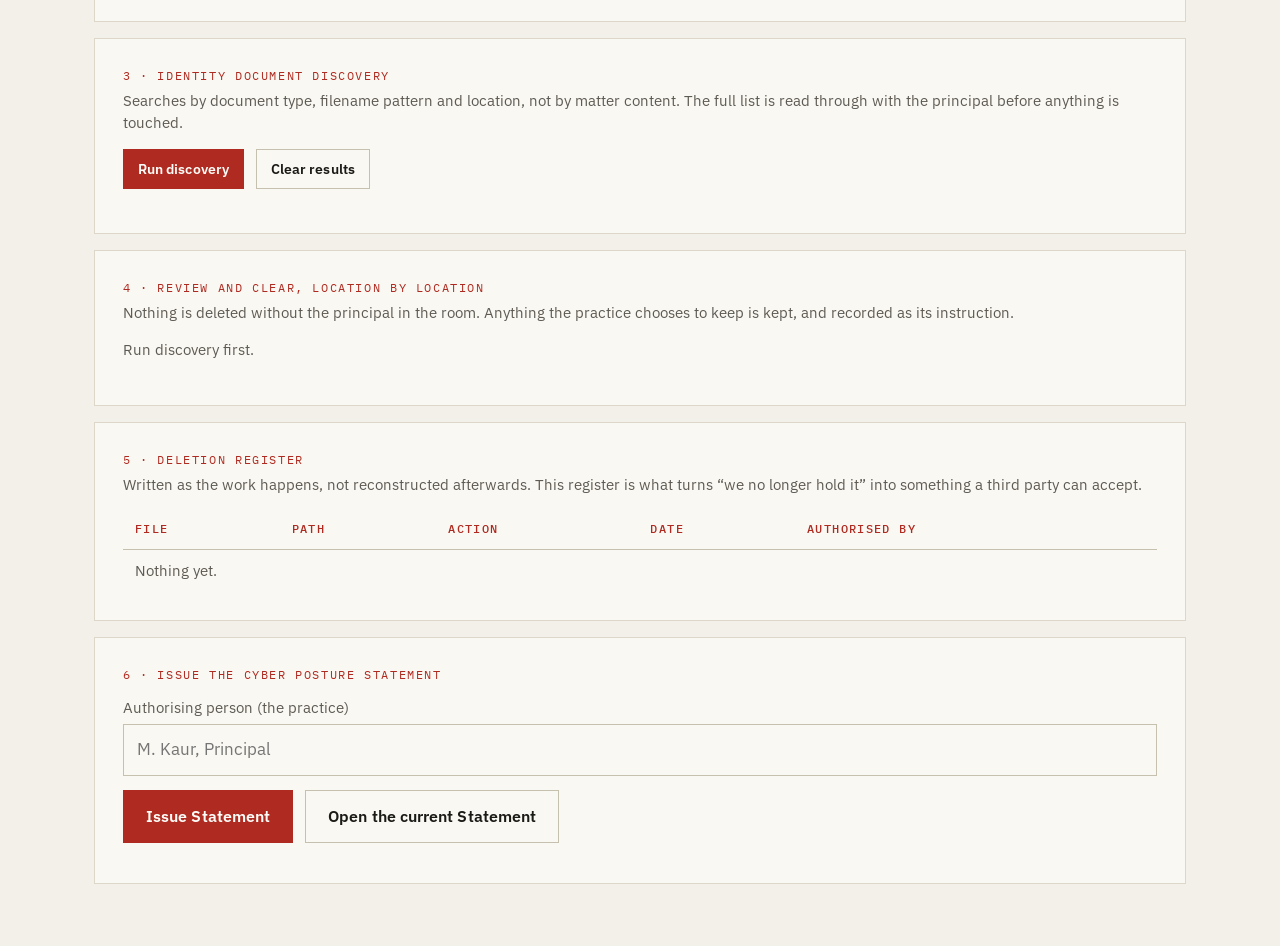
<file: prototype/console.html>
<!doctype html>
<html lang="en-AU">
<head>
<meta charset="utf-8">
<meta name="viewport" content="width=device-width, initial-scale=1">
<meta name="color-scheme" content="light dark">
<title>Consultant console | Redline</title>
<link rel="icon" href="data:image/svg+xml,%3Csvg xmlns=%27http://www.w3.org/2000/svg%27 viewBox=%270 0 32 32%27%3E%3Ccircle cx=%2716%27 cy=%2716%27 r=%2710%27 fill=%27%23AF2A20%27/%3E%3C/svg%3E">
<link rel="preconnect" href="https://fonts.googleapis.com">
<link rel="preconnect" href="https://fonts.gstatic.com" crossorigin>
<link rel="stylesheet" href="https://fonts.googleapis.com/css2?family=Newsreader:opsz,wght@6..72,300;6..72,400;6..72,500&family=IBM+Plex+Sans:wght@400;500;600;700&family=IBM+Plex+Mono:wght@400;500;600&display=swap">
<link rel="stylesheet" href="assets/redline.css">
<style>
  .seg{display:inline-flex;border:1px solid var(--rule-2)}
  .seg button{padding:5px 12px;font-size:13.5px;color:var(--ink-2);border-right:1px solid var(--rule-2)}
  .seg button:last-child{border-right:0}
  .seg button[aria-pressed="true"]{background:var(--accent);color:var(--on-accent);font-weight:600}
  .e8row{display:flex;align-items:flex-start;gap:16px;padding:12px 0;border-bottom:1px solid var(--rule)}
  .e8row:last-child{border-bottom:0}
  .e8row .n{flex:1}
  .item{display:flex;align-items:center;gap:12px;padding:8px 0;border-bottom:1px solid var(--rule);font-size:14.5px}
  .item:last-child{border-bottom:0}
  .item .f{flex:1;min-width:0}
  .item .f b{font-weight:500;display:block;overflow-wrap:anywhere}
  .item .f span{display:block;color:var(--ink-2);font-size:12.5px;font-family:"IBM Plex Mono",Consolas,monospace;overflow-wrap:anywhere}
  .loc{border:1px solid var(--rule);background:var(--paper-2);margin-bottom:14px}
  .loc > summary{padding:13px 16px;cursor:pointer;display:flex;align-items:center;gap:12px;list-style:none}
  .loc > summary::-webkit-details-marker{display:none}
  .loc > summary .t{flex:1;font-weight:600}
  .loc > div{padding:0 16px 14px}
  .steps{display:flex;gap:8px;flex-wrap:wrap;margin-bottom:26px}
  .steps a{padding:6px 12px;border:1px solid var(--rule-2);text-decoration:none;color:var(--ink-2);font-size:13.5px}
  .steps a:hover{border-color:var(--accent);color:var(--accent)}
</style>
</head>
<body>

<header class="bar">
  <a class="wm sm" href="index.html">Redline<i>.</i></a>
  <span class="tag">consultant console · staff only</span>
  <span class="grow"></span>
  <span class="pill" id="engTag">no engagement</span>
</header>

<main>
  <section>
    <div class="wrap">

      <p class="lbl red" style="margin-bottom:10px">Engagement workspace</p>
      <h1 class="h-lg" style="margin-bottom:10px">Review, discovery and evidence</h1>
      <p class="small muted" style="max-width:80ch;margin-bottom:22px">
        This is the staff-only side of the service. It is deliberately separate from the client-facing
        pages: the practice never has to live inside software. Discovery in a live engagement runs on the
        practice's own screen, driven by the principal, using the search already built into Microsoft&nbsp;365
        or Google Workspace. Redline holds no standing access to the tenancy. The scan below simulates
        that search over a seeded practice.
      </p>

      <div class="steps">
        <a href="#s1">1 · Engagement</a>
        <a href="#s2">2 · Essential Eight baseline</a>
        <a href="#s3">3 · Discovery</a>
        <a href="#s4">4 · Review and clear</a>
        <a href="#s5">5 · Deletion register</a>
        <a href="#s6">6 · Issue the Statement</a>
      </div>

      <!-- 1. ENGAGEMENT -->
      <div class="card" id="s1">
        <p class="lbl red" style="margin-bottom:12px">1 · Engagement record</p>
        <div class="grid c2">
          <label class="field"><span class="small muted">Practice</span><input type="text" id="f_practice"></label>
          <label class="field"><span class="small muted">Principal / contact</span><input type="text" id="f_contact"></label>
          <label class="field"><span class="small muted">Staff</span><input type="text" id="f_staff"></label>
          <label class="field"><span class="small muted">Location</span><input type="text" id="f_suburb"></label>
        </div>
        <label class="field"><span class="small muted">Systems in scope</span><input type="text" id="f_systems"></label>
        <div class="btn-row">
          <button class="btn sm" id="saveEng">Save engagement</button>
          <button class="btn ghost sm" id="loadDemo">Load the worked example</button>
        </div>
        <p class="small muted" id="checkEcho" style="margin-top:14px"></p>
      </div>

      <!-- 2. ESSENTIAL EIGHT -->
      <div class="card" id="s2">
        <p class="lbl red" style="margin-bottom:4px">2 · Small-firm subset of the ASD Essential Eight</p>
        <p class="small muted" style="margin-bottom:12px">
          A public baseline, not a score we invented. Each control drives both the posture band and the
          next-actions list on the Statement.
        </p>
        <div id="e8"></div>
        <p class="small" style="margin-top:14px">
          Observed posture: <b id="e8band">-</b> <span class="muted" id="e8count"></span>
        </p>
      </div>

      <!-- 3. DISCOVERY -->
      <div class="card" id="s3">
        <p class="lbl red" style="margin-bottom:4px">3 · Identity document discovery</p>
        <p class="small muted" style="margin-bottom:14px">
          Searches by document type, filename pattern and location, not by matter content. The full list is
          read through with the principal before anything is touched.
        </p>
        <div class="btn-row" style="margin-bottom:16px">
          <button class="btn sm" id="runScan">Run discovery</button>
          <button class="btn ghost sm" id="clearScan">Clear results</button>
        </div>
        <div class="scan" id="scan" hidden></div>
        <p class="small" id="scanTotal" style="margin-top:14px" hidden></p>
      </div>

      <!-- 4. REVIEW -->
      <div class="card" id="s4">
        <p class="lbl red" style="margin-bottom:4px">4 · Review and clear, location by location</p>
        <p class="small muted" style="margin-bottom:14px">
          Nothing is deleted without the principal in the room. Anything the practice chooses to keep is kept,
          and recorded as its instruction.
        </p>
        <div id="review"><p class="small muted">Run discovery first.</p></div>
        <div class="btn-row" id="reviewTotals" style="margin-top:16px"></div>
      </div>

      <!-- 5. REGISTER -->
      <div class="card" id="s5">
        <p class="lbl red" style="margin-bottom:4px">5 · Deletion register</p>
        <p class="small muted" style="margin-bottom:14px">
          Written as the work happens, not reconstructed afterwards. This register is what turns
          “we no longer hold it” into something a third party can accept.
        </p>
        <div style="overflow-x:auto"><table id="register"><tbody></tbody></table></div>
      </div>

      <!-- 6. ISSUE -->
      <div class="card" id="s6">
        <p class="lbl red" style="margin-bottom:12px">6 · Issue the Cyber Posture Statement</p>
        <label class="field"><span class="small muted">Authorising person (the practice)</span><input type="text" id="f_auth" placeholder="M. Kaur, Principal"></label>
        <div class="btn-row">
          <button class="btn" id="issue">Issue Statement</button>
          <a class="btn ghost" href="statement.html">Open the current Statement</a>
        </div>
        <p class="small muted" id="issueNote" style="margin-top:12px"></p>
      </div>

    </div>
  </section>
</main>

<script src="assets/app.js"></script>
<script src="assets/data.js"></script>
<script>
(function(){
  'use strict';
  var R=window.Redline, D=window.RedlineData, $=R.$, $$=R.$$;
  var s=R.load();

  /* 1. engagement */
  var FIELDS=['practice','contact','staff','suburb','systems'];
  function fillEng(){
    var e=s.engagement||{};
    FIELDS.forEach(function(k){ $('#f_'+k).value = e[k]==null?'':e[k]; });
    $('#engTag').textContent = e.practice ? e.practice : 'no engagement';
    $('#engTag').className = 'pill' + (e.practice?' red':'');
    var c=s.check;
    $('#checkEcho').innerHTML = c && c.band
      ? 'Client self-check on file: <b>'+R.esc(c.band)+'</b> ('+c.score+'/'+c.max+'), taken '+R.esc(R.longDate(c.takenAt))+'. Self-reported; the review supersedes it.'
      : 'No client self-check on file. <a href="check.html">Run the Readiness Check</a> to see how the two sides connect.';
  }
  $('#saveEng').addEventListener('click',function(){
    s.engagement = s.engagement || {};
    FIELDS.forEach(function(k){ s.engagement[k]=$('#f_'+k).value.trim(); });
    s.engagement.startedAt = s.engagement.startedAt || new Date().toISOString();
    R.save(s); fillEng(); flash($('#saveEng'),'Saved');
  });
  $('#loadDemo').addEventListener('click',function(){ D.seed(); location.reload(); });

  function flash(btn,txt){
    var old=btn.textContent; btn.textContent=txt;
    setTimeout(function(){ btn.textContent=old; },1100);
  }

  /* 2. essential eight */
  var STATES=[['pass','Pass'],['partial','Partial'],['fail','Fail']];
  function drawE8(){
    var box=$('#e8'); box.innerHTML='';
    D.E8.forEach(function(c){
      var seg=R.el('div',{class:'seg'});
      STATES.forEach(function(st){
        seg.appendChild(R.el('button',{
          type:'button',
          'aria-pressed': s.e8[c.id]===st[0] ? 'true':'false',
          text:st[1],
          onclick:function(){ s.e8[c.id]= s.e8[c.id]===st[0]?undefined:st[0]; R.save(s); drawE8(); }
        }));
      });
      box.appendChild(R.el('div',{class:'e8row'},[
        R.el('div',{class:'n'},[
          R.el('b',{text:c.n}),
          R.el('span',{class:'sub small muted',style:'display:block',text:c.d})
        ]),
        seg
      ]));
    });
    var r=e8Result();
    $('#e8band').textContent = r.assessed ? r.band : '-';
    $('#e8count').textContent = r.assessed
      ? ' (' + r.pass + ' pass, ' + r.partial + ' partial, ' + r.fail + ' fail of ' + D.E8.length + ')'
      : ' (nothing assessed yet)';
  }
  function e8Result(){
    var pass=0,partial=0,fail=0,assessed=0;
    D.E8.forEach(function(c){
      var v=s.e8[c.id]; if(!v) return; assessed++;
      if(v==='pass')pass++; else if(v==='partial')partial++; else fail++;
    });
    var pts = pass*2 + partial*1;
    var pct = assessed ? pts/(D.E8.length*2) : 0;
    var band = pct>=0.85?'Strong':pct>=0.6?'Managed':pct>=0.3?'Developing':'Initial';
    return {pass:pass,partial:partial,fail:fail,assessed:assessed,band:band,pct:pct};
  }

  /* 3. discovery */
  function drawScanStatic(){
    if(!s.discovery) return;
    var box=$('#scan'); box.hidden=false; box.innerHTML='';
    D.CORPUS.forEach(function(loc){
      var n=s.discovery.items.filter(function(i){return i.loc===loc.id;}).length;
      box.appendChild(row(loc,'done', n+' found'));
    });
    total();
  }
  function row(loc,cls,st){
    return R.el('div',{class:'row '+cls},[
      R.el('span',{class:'loc'},[ R.el('b',{text:loc.n}), R.el('span',{class:'tiny mono',style:'display:block',text:loc.where}) ]),
      R.el('span',{class:'st',text:st})
    ]);
  }
  function total(){
    var t=$('#scanTotal'); t.hidden=false;
    var n=s.discovery?s.discovery.items.length:0;
    t.innerHTML='<b>'+n+' identity documents found</b> across '+D.CORPUS.length+
      ' locations. The practice believed it held none.';
  }
  $('#runScan').addEventListener('click',function(){
    var btn=this; btn.disabled=true;
    var box=$('#scan'); box.hidden=false; box.innerHTML=''; $('#scanTotal').hidden=true;
    var rows=D.CORPUS.map(function(loc){ var r=row(loc,'','queued'); box.appendChild(r); return r; });
    var items=[], k=0;
    (function step(){
      if(k>=D.CORPUS.length){
        s.discovery={ranAt:new Date().toISOString(),items:items};
        s.decisions={};
        items.forEach(function(it){
          s.decisions[it.id]= it.keepDefault
            ? {action:'keep',reason:'Retained on client instruction: long-running matter',at:new Date().toISOString()}
            : {action:'clear',reason:'',at:new Date().toISOString()};
        });
        R.save(s); total(); drawReview(); drawRegister(); btn.disabled=false;
        return;
      }
      var loc=D.CORPUS[k], r=rows[k];
      r.className='row busy'; r.querySelector('.st').textContent='searching';
      setTimeout(function(){
        loc.items.forEach(function(it,idx){
          items.push({id:loc.id+'-'+idx,loc:loc.id,locName:loc.n,file:it[0],path:it[1],date:it[2],keepDefault:!!loc.keepDefault});
        });
        r.className='row done';
        r.querySelector('.st').textContent=loc.items.length+' found';
        k++; step();
      }, Math.round(loc.secs*260));
    })();
  });
  $('#clearScan').addEventListener('click',function(){
    s.discovery=null; s.decisions={}; R.save(s);
    $('#scan').hidden=true; $('#scanTotal').hidden=true;
    drawReview(); drawRegister();
  });

  /* 4. review */
  function drawReview(){
    var box=$('#review'); box.innerHTML='';
    if(!s.discovery){ box.appendChild(R.el('p',{class:'small muted',text:'Run discovery first.'})); $('#reviewTotals').innerHTML=''; return; }

    D.CORPUS.forEach(function(loc){
      var items=s.discovery.items.filter(function(i){return i.loc===loc.id;});
      if(!items.length) return;
      var cleared=items.filter(function(i){return (s.decisions[i.id]||{}).action==='clear';}).length;

      var list=R.el('div');
      items.forEach(function(it){
        var d=s.decisions[it.id]||{action:'clear'};
        var seg=R.el('div',{class:'seg'});
        [['clear','Clear'],['keep','Keep']].forEach(function(a){
          seg.appendChild(R.el('button',{
            type:'button','aria-pressed': d.action===a[0]?'true':'false', text:a[1],
            onclick:function(){
              s.decisions[it.id]={
                action:a[0],
                reason:a[0]==='keep' ? (d.reason||'Retained on client instruction') : '',
                at:new Date().toISOString()
              };
              R.save(s); drawReview(); drawRegister();
            }
          }));
        });
        list.appendChild(R.el('div',{class:'item'},[
          R.el('span',{class:'f'},[ R.el('b',{text:it.file}), R.el('span',{text:it.path+'  ·  '+R.shortDate(it.date)}) ]),
          seg
        ]));
      });

      var sum=R.el('summary',{},[
        R.el('span',{class:'t',text:loc.n}),
        R.el('span',{class:'pill'+(cleared===items.length?' red':''),text:cleared+' of '+items.length+' to clear'}),
        R.el('span',{class:'tiny mono',text:'▾'})
      ]);
      var det=R.el('details',{class:'loc'},[sum, R.el('div',{},[
        R.el('div',{class:'btn-row',style:'margin:2px 0 10px'},[
          R.el('button',{class:'btn ghost sm',text:'Clear all here',onclick:function(){
            items.forEach(function(it){ s.decisions[it.id]={action:'clear',reason:'',at:new Date().toISOString()}; });
            R.save(s); drawReview(); drawRegister();
          }}),
          R.el('button',{class:'btn ghost sm',text:'Keep all here',onclick:function(){
            items.forEach(function(it){ s.decisions[it.id]={action:'keep',reason:'Retained on client instruction',at:new Date().toISOString()}; });
            R.save(s); drawReview(); drawRegister();
          }})
        ]),
        list
      ])]);
      if(loc.keepDefault) det.open=true;
      box.appendChild(det);
    });

    var t=counts();
    $('#reviewTotals').innerHTML='';
    $('#reviewTotals').appendChild(R.el('span',{class:'pill red',text:t.clear+' to clear'}));
    $('#reviewTotals').appendChild(R.el('span',{class:'pill',text:t.keep+' kept on instruction'}));
  }
  function counts(){
    var c={clear:0,keep:0};
    if(!s.discovery) return c;
    s.discovery.items.forEach(function(it){
      ((s.decisions[it.id]||{}).action==='keep') ? c.keep++ : c.clear++;
    });
    return c;
  }

  /* 5. register */
  function drawRegister(){
    var tb=$('#register').querySelector('tbody'); tb.innerHTML='';
    var head=R.el('tr',{},[
      R.el('th',{text:'File'}), R.el('th',{text:'Path'}),
      R.el('th',{text:'Action'}), R.el('th',{text:'Date'}), R.el('th',{text:'Authorised by'})
    ]);
    tb.appendChild(head);
    if(!s.discovery){ tb.appendChild(R.el('tr',{},[R.el('td',{colspan:'5',class:'small muted',text:'Nothing yet.'})])); return; }
    var auth = ($('#f_auth').value.trim()) || (s.engagement&&s.engagement.contact) || '-';
    s.discovery.items.forEach(function(it){
      var d=s.decisions[it.id]||{action:'clear'};
      tb.appendChild(R.el('tr',{},[
        R.el('td',{text:it.file}),
        R.el('td',{class:'mono tiny',text:it.path}),
        R.el('td',{},[ R.el('span',{class:'pill '+(d.action==='keep'?'warn':'ok'),text:d.action==='keep'?'kept':'deleted'}) ]),
        R.el('td',{class:'mono tiny',text:R.shortDate(d.at||new Date())}),
        R.el('td',{class:'small',text:auth})
      ]));
    });
  }

  /* 6. issue */
  $('#issue').addEventListener('click',function(){
    if(!s.engagement||!s.engagement.practice){ $('#issueNote').textContent='Add the practice name first.'; return; }
    if(!s.discovery){ $('#issueNote').textContent='Run discovery before issuing a Statement. The Statement is the evidence of it.'; return; }
    var r=e8Result();
    s.statement={
      ref: R.makeRef(s.engagement.practice+(s.engagement.startedAt||'')),
      issued: new Date().toISOString(),
      band: r.assessed ? r.band : (s.check&&s.check.band) || 'Developing',
      authorisedBy: $('#f_auth').value.trim() || s.engagement.contact || '-'
    };
    R.save(s);
    location.href='statement.html';
  });
  $('#f_auth').addEventListener('input',drawRegister);

  /* 7. boot */
  fillEng(); drawE8(); drawScanStatic(); drawReview(); drawRegister();
  if(s.statement){ $('#issueNote').textContent='Last issued '+s.statement.ref+' on '+R.longDate(s.statement.issued)+'. Issuing again supersedes it.'; }
  if(s.engagement && s.engagement.contact) $('#f_auth').value=s.engagement.contact;
})();
</script>
</body>
</html>
</file>
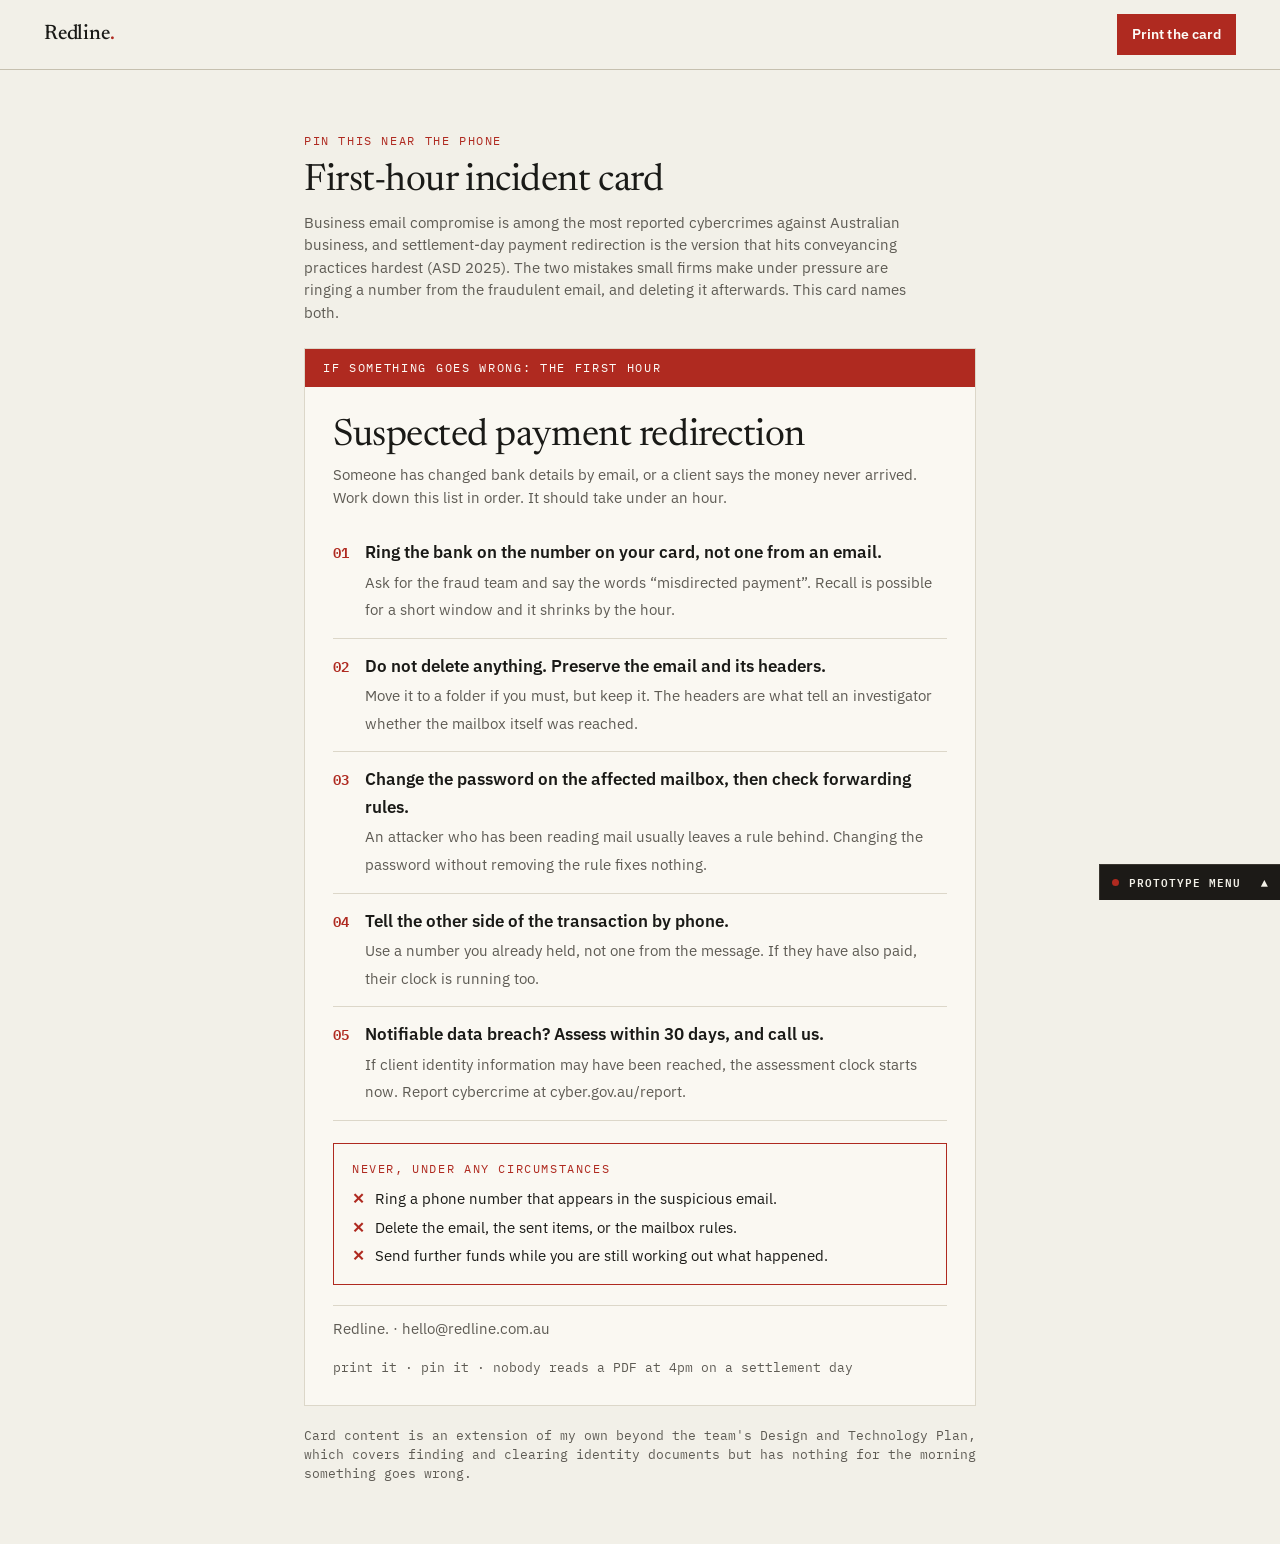
<file: prototype/incident.html>
<!doctype html>
<html lang="en-AU">
<head>
<meta charset="utf-8">
<meta name="viewport" content="width=device-width, initial-scale=1">
<meta name="color-scheme" content="light dark">
<title>First-hour incident card | Redline</title>
<link rel="icon" href="data:image/svg+xml,%3Csvg xmlns=%27http://www.w3.org/2000/svg%27 viewBox=%270 0 32 32%27%3E%3Ccircle cx=%2716%27 cy=%2716%27 r=%2710%27 fill=%27%23AF2A20%27/%3E%3C/svg%3E">
<link rel="preconnect" href="https://fonts.googleapis.com">
<link rel="preconnect" href="https://fonts.gstatic.com" crossorigin>
<link rel="stylesheet" href="https://fonts.googleapis.com/css2?family=Newsreader:opsz,wght@6..72,300;6..72,400;6..72,500&family=IBM+Plex+Sans:wght@400;500;600;700&family=IBM+Plex+Mono:wght@400;500;600&display=swap">
<link rel="stylesheet" href="assets/redline.css">
<style>
  .band{background:var(--accent);color:var(--on-accent);padding:9px 18px;
        font-family:"IBM Plex Mono",Consolas,monospace;font-size:12px;letter-spacing:.14em;text-transform:uppercase}
  .step{display:flex;gap:16px;padding:14px 0;border-bottom:1px solid var(--rule);align-items:flex-start}
  .step:last-child{border-bottom:0}
  .step .no{font-family:"IBM Plex Mono",Consolas,monospace;font-size:14px;color:var(--accent);font-weight:600;padding-top:2px}
  .step .b b{display:block;font-weight:600;margin-bottom:2px}
  .never{border:1.5px solid var(--accent);padding:16px 18px;margin-top:22px}
  .never li{display:flex;gap:10px;font-size:15px;line-height:1.5;margin-bottom:6px}
  .never li:last-child{margin-bottom:0}
  .never li:before{content:"✕";color:var(--accent);font-weight:600}
  @media print{ .card{border:1px solid #D4CFC2;padding:16px} .band{background:#AF2A20;color:#fff;-webkit-print-color-adjust:exact;print-color-adjust:exact} }
</style>
</head>
<body>

<header class="bar noprint">
  <a class="wm sm" href="index.html">Redline<i>.</i></a>
  <span class="grow"></span>
  <button class="btn sm" onclick="window.print()">Print the card</button>
</header>

<main>
  <section>
    <div class="wrap narrow">

      <p class="lbl red noprint" style="margin-bottom:10px">Pin this near the phone</p>
      <h1 class="h-lg noprint" style="margin-bottom:8px">First-hour incident card</h1>
      <p class="small muted noprint" style="margin-bottom:24px;max-width:70ch">
        Business email compromise is among the most reported cybercrimes against Australian business, and
        settlement-day payment redirection is the version that hits conveyancing practices hardest (ASD 2025).
        The two mistakes small firms make under pressure are ringing a number from the fraudulent email, and
        deleting it afterwards. This card names both.
      </p>

      <article class="card" style="padding:0;overflow:hidden">
        <div class="band">If something goes wrong: the first hour</div>
        <div style="padding:clamp(18px,2.6vw,28px)">
          <h2 class="h-lg" style="margin-bottom:6px">Suspected payment redirection</h2>
          <p class="small muted" style="margin-bottom:16px">
            Someone has changed bank details by email, or a client says the money never arrived.
            Work down this list in order. It should take under an hour.
          </p>

          <div class="step">
            <span class="no">01</span>
            <span class="b">
              <b>Ring the bank on the number on your card, not one from an email.</b>
              <span class="small muted">Ask for the fraud team and say the words “misdirected payment”. Recall is possible for a short window and it shrinks by the hour.</span>
            </span>
          </div>
          <div class="step">
            <span class="no">02</span>
            <span class="b">
              <b>Do not delete anything. Preserve the email and its headers.</b>
              <span class="small muted">Move it to a folder if you must, but keep it. The headers are what tell an investigator whether the mailbox itself was reached.</span>
            </span>
          </div>
          <div class="step">
            <span class="no">03</span>
            <span class="b">
              <b>Change the password on the affected mailbox, then check forwarding rules.</b>
              <span class="small muted">An attacker who has been reading mail usually leaves a rule behind. Changing the password without removing the rule fixes nothing.</span>
            </span>
          </div>
          <div class="step">
            <span class="no">04</span>
            <span class="b">
              <b>Tell the other side of the transaction by phone.</b>
              <span class="small muted">Use a number you already held, not one from the message. If they have also paid, their clock is running too.</span>
            </span>
          </div>
          <div class="step">
            <span class="no">05</span>
            <span class="b">
              <b>Notifiable data breach? Assess within 30 days, and call us.</b>
              <span class="small muted">If client identity information may have been reached, the assessment clock starts now. Report cybercrime at cyber.gov.au/report.</span>
            </span>
          </div>

          <div class="never">
            <p class="lbl red" style="margin-bottom:10px">Never, under any circumstances</p>
            <ul>
              <li><span>Ring a phone number that appears in the suspicious email.</span></li>
              <li><span>Delete the email, the sent items, or the mailbox rules.</span></li>
              <li><span>Send further funds while you are still working out what happened.</span></li>
            </ul>
          </div>

          <div style="display:flex;justify-content:space-between;gap:18px;flex-wrap:wrap;border-top:1px solid var(--rule);margin-top:20px;padding-top:12px">
            <span class="small muted">Redline. · hello@redline.com.au</span>
            <span class="mono tiny">print it · pin it · nobody reads a PDF at 4pm on a settlement day</span>
          </div>
        </div>
      </article>

      <p class="mono tiny noprint" style="margin-top:20px">
        Card content is an extension of my own beyond the team's Design and Technology Plan, which covers
        finding and clearing identity documents but has nothing for the morning something goes wrong.
      </p>

    </div>
  </section>
</main>

<script src="assets/app.js"></script>
<script src="assets/data.js"></script>
</body>
</html>
</file>
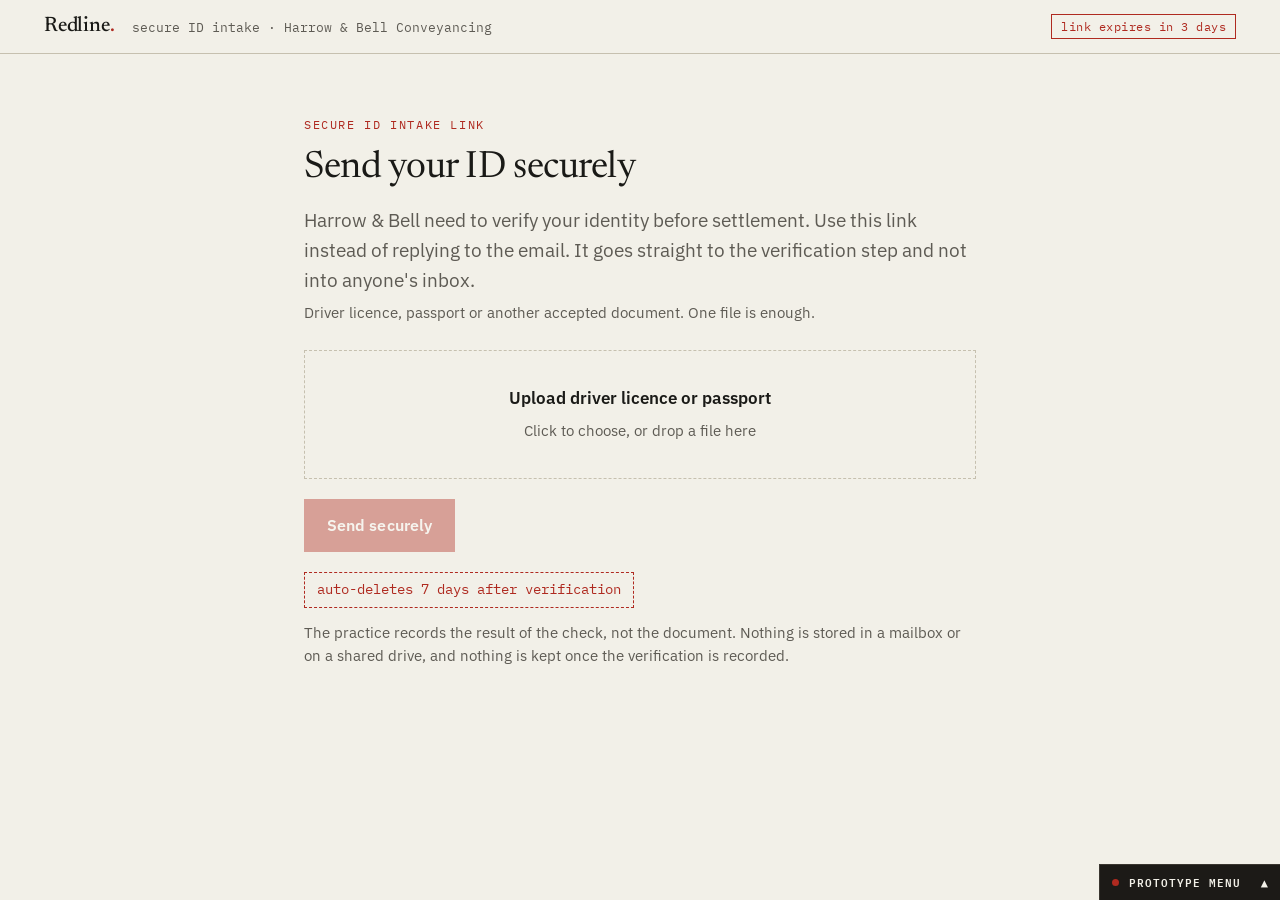
<file: prototype/intake.html>
<!doctype html>
<html lang="en-AU">
<head>
<meta charset="utf-8">
<meta name="viewport" content="width=device-width, initial-scale=1">
<meta name="color-scheme" content="light dark">
<title>Send your ID securely | Redline</title>
<link rel="icon" href="data:image/svg+xml,%3Csvg xmlns=%27http://www.w3.org/2000/svg%27 viewBox=%270 0 32 32%27%3E%3Ccircle cx=%2716%27 cy=%2716%27 r=%2710%27 fill=%27%23AF2A20%27/%3E%3C/svg%3E">
<link rel="preconnect" href="https://fonts.googleapis.com">
<link rel="preconnect" href="https://fonts.gstatic.com" crossorigin>
<link rel="stylesheet" href="https://fonts.googleapis.com/css2?family=Newsreader:opsz,wght@6..72,300;6..72,400;6..72,500&family=IBM+Plex+Sans:wght@400;500;600;700&family=IBM+Plex+Mono:wght@400;500;600&display=swap">
<link rel="stylesheet" href="assets/redline.css">
<style>
  .drop{
    border:1.5px dashed var(--rule-2);background:transparent;
    padding:34px 20px;text-align:center;cursor:pointer;transition:border-color .15s ease,background .15s ease;
  }
  .drop:hover,.drop.over{border-color:var(--accent);background:var(--accent-wash)}
  .drop b{display:block;font-weight:600;margin-bottom:4px}
  .picked{display:flex;align-items:center;gap:12px;padding:12px 14px;border:1px solid var(--rule);background:var(--paper-2);margin-top:12px}
  .picked .nm{flex:1;overflow-wrap:anywhere}
  .timer{
    display:inline-block;border:1.5px dashed var(--accent);color:var(--accent);
    padding:6px 12px;font-family:"IBM Plex Mono",Consolas,monospace;font-size:13.5px;
  }
</style>
</head>
<body>

<header class="bar">
  <a class="wm sm" href="index.html">Redline<i>.</i></a>
  <span class="tag">secure ID intake · Harrow &amp; Bell Conveyancing</span>
  <span class="grow"></span>
  <span class="pill red">link expires in 3 days</span>
</header>

<main>
  <section>
    <div class="wrap narrow">

      <!-- SEND -->
      <div id="send">
        <p class="lbl red" style="margin-bottom:12px">Secure ID intake link</p>
        <h1 class="h-lg" style="margin-bottom:14px">Send your ID securely</h1>
        <p class="lead" style="margin-bottom:6px">
          Harrow &amp; Bell need to verify your identity before settlement. Use this link instead of
          replying to the email. It goes straight to the verification step and not into anyone's inbox.
        </p>
        <p class="small muted" style="margin-bottom:26px">
          Driver licence, passport or another accepted document. One file is enough.
        </p>

        <div class="drop" id="drop" tabindex="0" role="button" aria-label="Choose a file to upload">
          <b>Upload driver licence or passport</b>
          <span class="small muted">Click to choose, or drop a file here</span>
        </div>
        <input type="file" id="file" hidden accept="image/*,.pdf">
        <div id="picked" hidden></div>

        <div class="btn-row" style="margin-top:20px">
          <button class="btn" id="sendBtn" disabled>Send securely</button>
        </div>

        <p class="timer" style="margin-top:20px">auto-deletes 7 days after verification</p>
        <p class="small muted" style="margin-top:14px">
          The practice records the result of the check, not the document. Nothing is stored in a mailbox
          or on a shared drive, and nothing is kept once the verification is recorded.
        </p>
      </div>

      <!-- DONE -->
      <div id="done" hidden>
        <p class="lbl red" style="margin-bottom:12px">Received</p>
        <h1 class="h-lg" style="margin-bottom:14px">That's everything we need.</h1>
        <p class="lead" style="margin-bottom:24px">
          Your document has gone to verification. Harrow &amp; Bell will see that your identity was
          confirmed, and when. They will not receive a copy of the document itself.
        </p>

        <div class="card">
          <div class="found" style="display:flex;align-items:center;gap:12px;padding-bottom:12px;border-bottom:1px solid var(--rule)">
            <span style="flex:1"><b id="fname">document.pdf</b><br><span class="tiny mono" id="fmeta">-</span></span>
            <span class="pill ok">verified</span>
          </div>
          <div style="display:flex;align-items:center;gap:12px;padding-top:12px">
            <span style="flex:1" class="small">Scheduled deletion</span>
            <span class="timer" id="countdown">-</span>
          </div>
        </div>

        <div class="note" style="margin-top:22px">
          This is the control that stops the problem coming back. A clean-up removes what the practice has
          already collected; the intake link changes how the next twenty arrive, so the pile does not rebuild
          over the following twelve months.
        </div>

        <div class="btn-row" style="margin-top:24px">
          <button class="btn ghost" id="again">Send another</button>
          <a class="btn ghost" href="index.html">Back to Redline</a>
        </div>
      </div>

    </div>
  </section>
</main>

<script src="assets/app.js"></script>
<script src="assets/data.js"></script>
<script>
(function(){
  'use strict';
  var R=window.Redline, $=R.$;
  var drop=$('#drop'), file=$('#file'), picked=$('#picked'), sendBtn=$('#sendBtn');
  var chosen=null, tick=null;

  function show(f){
    chosen=f;
    picked.hidden=false;
    picked.innerHTML='';
    picked.appendChild(R.el('div',{class:'picked'},[
      R.el('span',{class:'nm'},[R.el('b',{text:f.name})]),
      R.el('span',{class:'pill',text:(f.size/1024).toFixed(0)+' KB'}),
      R.el('button',{class:'tiny mono',text:'remove',onclick:function(){
        chosen=null; picked.hidden=true; file.value=''; sendBtn.disabled=true;
      }})
    ]));
    sendBtn.disabled=false;
  }

  drop.addEventListener('click',function(){ file.click(); });
  drop.addEventListener('keydown',function(e){ if(e.key==='Enter'||e.key===' '){ e.preventDefault(); file.click(); } });
  file.addEventListener('change',function(){ if(file.files[0]) show(file.files[0]); });
  ['dragenter','dragover'].forEach(function(ev){
    drop.addEventListener(ev,function(e){ e.preventDefault(); drop.classList.add('over'); });
  });
  ['dragleave','drop'].forEach(function(ev){
    drop.addEventListener(ev,function(e){ e.preventDefault(); drop.classList.remove('over'); });
  });
  drop.addEventListener('drop',function(e){
    if(e.dataTransfer.files && e.dataTransfer.files[0]) show(e.dataTransfer.files[0]);
  });

  sendBtn.addEventListener('click',function(){
    var name = chosen ? chosen.name : 'document.pdf';
    $('#fname').textContent=name;
    $('#fmeta').textContent='received '+R.shortDate(new Date())+' · verification recorded · not sent to the practice mailbox';
    $('#send').hidden=true; $('#done').hidden=false;
    window.scrollTo(0,0);

    var deadline=Date.now()+7*24*3600*1000;
    clearInterval(tick);
    tick=setInterval(function(){
      var ms=deadline-Date.now();
      if(ms<0) ms=0;
      var d=Math.floor(ms/86400000), h=Math.floor(ms%86400000/3600000),
          m=Math.floor(ms%3600000/60000), sec=Math.floor(ms%60000/1000);
      $('#countdown').textContent='deletes in '+d+'d '+h+'h '+m+'m '+sec+'s';
    },1000);
    $('#countdown').textContent='deletes in 7d 0h 0m 0s';
  });

  $('#again').addEventListener('click',function(){
    clearInterval(tick);
    chosen=null; file.value=''; picked.hidden=true; sendBtn.disabled=true;
    $('#done').hidden=true; $('#send').hidden=false; window.scrollTo(0,0);
  });
})();
</script>
</body>
</html>
</file>
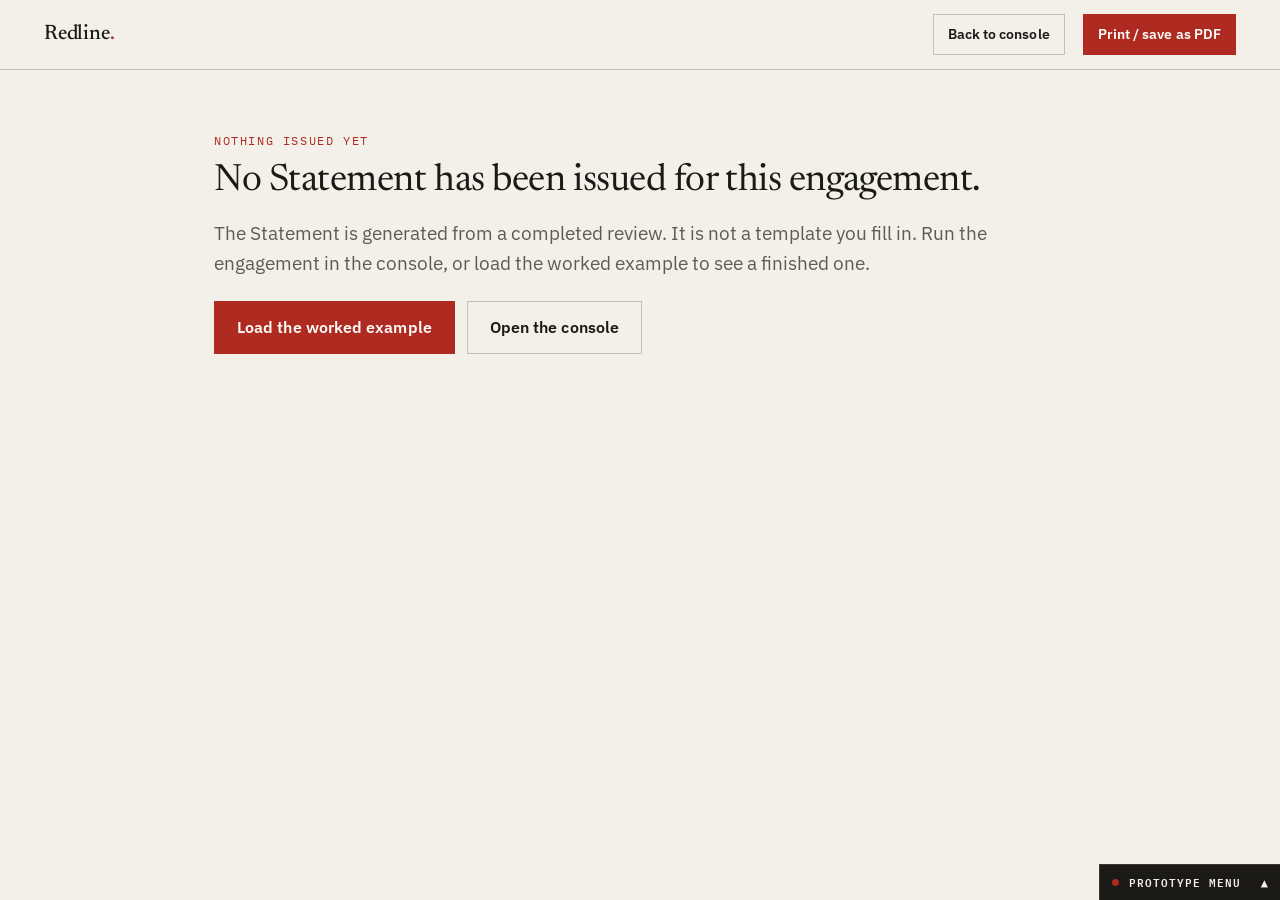
<file: prototype/statement.html>
<!doctype html>
<html lang="en-AU">
<head>
<meta charset="utf-8">
<meta name="viewport" content="width=device-width, initial-scale=1">
<meta name="color-scheme" content="light dark">
<title>Cyber Posture Statement | Redline</title>
<link rel="icon" href="data:image/svg+xml,%3Csvg xmlns=%27http://www.w3.org/2000/svg%27 viewBox=%270 0 32 32%27%3E%3Ccircle cx=%2716%27 cy=%2716%27 r=%2710%27 fill=%27%23AF2A20%27/%3E%3C/svg%3E">
<link rel="preconnect" href="https://fonts.googleapis.com">
<link rel="preconnect" href="https://fonts.gstatic.com" crossorigin>
<link rel="stylesheet" href="https://fonts.googleapis.com/css2?family=Newsreader:opsz,wght@6..72,300;6..72,400;6..72,500&family=IBM+Plex+Sans:wght@400;500;600;700&family=IBM+Plex+Mono:wght@400;500;600&display=swap">
<link rel="stylesheet" href="assets/redline.css">
<style>
  .cols{display:grid;gap:14px}
  @media(min-width:820px){ .cols{grid-template-columns:1fr 1fr} }
  .found{display:flex;align-items:center;gap:12px;padding:9px 0;border-bottom:1px solid var(--rule);font-size:15px}
  .found:last-of-type{border-bottom:0}
  .found .n{flex:1}
  @media print{
    .cols{grid-template-columns:1fr 1fr;gap:10px}
    .stmt .box{padding:11px 13px}
    /* keep the lifecycle strip on one line at A4 width */
    .life .st{min-width:0;font-size:9pt;padding:7px 5px;line-height:1.25}
    .life .ar{padding:0 5px}
    /* Attachment A has to fit the page, not scroll */
    #reg [style*="overflow-x"]{overflow:visible !important}
    #regTable{table-layout:fixed;width:100%}
    #regTable th,#regTable td{padding:3.5px 6px;font-size:8pt;line-height:1.32;overflow-wrap:anywhere}
    #regTable .tiny,#regTable .small{font-size:8pt;line-height:1.32}
    #regTable th:nth-child(1),#regTable td:nth-child(1){width:26%}
    #regTable th:nth-child(2),#regTable td:nth-child(2){width:33%}
    #regTable th:nth-child(3),#regTable td:nth-child(3){width:12%}
    #regTable th:nth-child(4),#regTable td:nth-child(4){width:13%}
    #regTable th:nth-child(5),#regTable td:nth-child(5){width:16%}
    #regTable tr{break-inside:avoid}
    #regTable .pill{padding:1px 6px;font-size:7.5pt}
    #reg .foot{break-inside:avoid}
  }
</style>
</head>
<body>

<header class="bar noprint">
  <a class="wm sm" href="index.html">Redline<i>.</i></a>
  <span class="grow"></span>
  <button class="btn ghost sm" onclick="location.href='console.html'">Back to console</button>
  <button class="btn sm" onclick="window.print()">Print / save as PDF</button>
</header>

<main>
  <section>
    <div class="wrap mid">

      <div id="empty" hidden>
        <p class="lbl red" style="margin-bottom:10px">Nothing issued yet</p>
        <h1 class="h-lg" style="margin-bottom:14px">No Statement has been issued for this engagement.</h1>
        <p class="lead" style="margin-bottom:22px">
          The Statement is generated from a completed review. It is not a template you fill in.
          Run the engagement in the console, or load the worked example to see a finished one.
        </p>
        <div class="btn-row">
          <button class="btn" id="seedBtn">Load the worked example</button>
          <a class="btn ghost" href="console.html">Open the console</a>
        </div>
      </div>

      <article class="stmt" id="doc" hidden>

        <div class="head">
          <div>
            <span class="wm">Redline<i>.</i></span>
            <h1 class="h-lg" style="margin-top:2px">Cyber Posture Statement</h1>
          </div>
          <div class="ref">
            <span class="lbl">Reference</span>
            <b id="ref">-</b>
            <span id="issued">-</span>
          </div>
        </div>

        <div class="meta">
          <span><b>Practice</b> <span id="m_practice">-</span></span>
          <span><b>Staff</b> <span id="m_staff">-</span></span>
          <span><b>Systems reviewed</b> <span id="m_systems">-</span></span>
        </div>

        <div class="cols" style="margin-bottom:14px">
          <div class="box">
            <p class="lbl red" style="margin-bottom:6px">Posture rating</p>
            <p class="h-lg" id="band" style="margin-bottom:2px">-</p>
            <div class="meter" id="meter"></div>
            <div class="bands" id="bandRow" style="margin-bottom:10px"></div>
            <p class="small muted" id="baseline">Measured against the small-firm subset of the ASD Essential Eight.</p>
          </div>

          <div class="box">
            <p class="lbl red" style="margin-bottom:10px">Where you are in the lifecycle</p>
            <div class="life" style="margin-bottom:10px">
              <div class="st" data-stage="collect">collect</div><div class="ar">→</div>
              <div class="st" data-stage="verify">verify</div><div class="ar">→</div>
              <div class="st" data-stage="keep">keep only<br>what's needed</div><div class="ar">→</div>
              <div class="st" data-stage="destroy">destroy</div>
            </div>
            <p class="small" id="lifeNote">-</p>
          </div>
        </div>

        <div class="cols">
          <div class="box">
            <p class="lbl red" style="margin-bottom:8px">What was found and cleared</p>
            <div id="found"></div>
            <p class="mono tiny" style="margin-top:10px" id="regNote">Full deletion record attached: path, date and authorising person for each item.</p>
          </div>

          <div class="box">
            <p class="lbl red" style="margin-bottom:8px">Your next 3 actions</p>
            <ol class="acts small" id="acts"></ol>
            <p class="mono tiny" style="margin-top:10px">Nothing else is shown until these three are done.</p>
          </div>
        </div>

        <div class="foot">
          <span class="small muted">Prepared by Redline. · Reviewed with the principal on <span id="revDate">-</span></span>
          <span class="small muted">Page 1 · deletion record attached as Attachment A</span>
        </div>
        <p class="tiny" style="margin-top:8px">
          This statement records observed security posture on the date shown. Redline is not a law firm, does not
          provide legal advice, and does not certify compliance with the AML/CTF Act or the Privacy Act. It does not
          reproduce any of the personal information reviewed during the engagement.
        </p>
      </article>

      <!-- attached register (page 2 in print) -->
      <article class="stmt pagebreak" id="reg" hidden style="margin-top:26px">
        <div class="head">
          <div>
            <span class="lbl red">Attachment A</span>
            <h2 class="h-md" style="margin-top:2px">Deletion record</h2>
          </div>
          <div class="ref">
            <span class="lbl">Statement</span>
            <b id="ref2">-</b>
          </div>
        </div>
        <p class="small muted" style="margin-bottom:14px">
          Every identity document located during the review, the decision taken on it, and who authorised that
          decision. Items marked <i>kept</i> were retained on the practice's own instruction and the reason is recorded.
        </p>
        <div style="overflow-x:auto"><table id="regTable"><tbody></tbody></table></div>
        <div class="foot">
          <span class="small muted">Attachment A to <span id="ref3">-</span></span>
          <span class="small muted">End of deletion record</span>
        </div>
      </article>

      <p class="mono tiny noprint" style="margin-top:22px" id="hint"></p>

    </div>
  </section>
</main>

<script src="assets/app.js"></script>
<script src="assets/data.js"></script>
<script>
(function(){
  'use strict';
  var R=window.Redline, D=window.RedlineData, $=R.$;
  var s=R.load();

  $('#seedBtn') && $('#seedBtn').addEventListener('click',function(){
    D.seed();
    var t=R.load();
    t.statement={ref:R.makeRef(t.engagement.practice),issued:new Date().toISOString(),band:'Developing',authorisedBy:t.engagement.contact};
    R.save(t); location.reload();
  });

  if(!s.statement || !s.engagement || !s.discovery){ $('#empty').hidden=false; return; }
  $('#doc').hidden=false; $('#reg').hidden=false;

  var e=s.engagement, st=s.statement;

  /* header */
  $('#ref').textContent=st.ref; $('#ref2').textContent=st.ref; $('#ref3').textContent=st.ref;
  $('#issued').textContent='Issued '+R.longDate(st.issued);
  $('#m_practice').textContent=e.practice;
  $('#m_staff').textContent=e.staff;
  $('#m_systems').textContent=e.systems;
  $('#revDate').textContent=R.longDate(st.issued);

  /* posture */
  $('#band').textContent=st.band;
  var lit=R.bandIndex(st.band)+1, m=$('#meter');
  for(var n=0;n<4;n++) m.appendChild(R.el('i',{class:n<lit?'on':''}));
  var br=$('#bandRow');
  R.BANDS.forEach(function(b){ br.appendChild(R.el('span',{class:b===st.band?'on':'',text:b})); });

  var assessed=D.E8.filter(function(c){return s.e8[c.id];});
  if(assessed.length){
    var p=assessed.filter(function(c){return s.e8[c.id]==='pass';}).length;
    $('#baseline').textContent='Measured against the small-firm subset of the ASD Essential Eight: '+
      p+' of '+D.E8.length+' controls fully in place on the date of review.';
  }

  /* lifecycle */
  var keptCount=0, clearCount=0;
  s.discovery.items.forEach(function(it){
    ((s.decisions[it.id]||{}).action==='keep') ? keptCount++ : clearCount++;
  });
  var gapStage = clearCount>0 ? 'keep' : 'destroy';
  var gapEl=document.querySelector('[data-stage="'+gapStage+'"]');
  if(gapEl) gapEl.classList.add('gap');
  $('#lifeNote').textContent = clearCount>0
    ? 'The practice collects and verifies correctly. The gap was at retention: identity documents were being kept after the verification was recorded.'
    : 'Collection, verification and retention are in order. Keep the destruction step running on a schedule.';

  /* found and cleared */
  var box=$('#found');
  D.CORPUS.forEach(function(loc){
    var items=s.discovery.items.filter(function(i){return i.loc===loc.id;});
    if(!items.length) return;
    var kept=items.filter(function(i){return (s.decisions[i.id]||{}).action==='keep';}).length;
    var cleared=items.length-kept;
    if(!cleared) return;   /* all-kept locations are reported on the single line below */
    box.appendChild(R.el('div',{class:'found'},[
      R.el('span',{class:'n',text:loc.short||loc.n}),
      R.el('span',{class:'pill ok',text:cleared+' removed'})
    ]));
  });
  if(keptCount){
    box.appendChild(R.el('div',{class:'found'},[
      R.el('span',{class:'n',text:'Retained on client instruction'}),
      R.el('span',{class:'pill warn',text:keptCount+' kept'})
    ]));
  }
  $('#regNote').textContent='Full deletion record attached (Attachment A): path, date and authorising person for each of the '+
    s.discovery.items.length+' items located.';

  /* next three actions, from the baseline */
  var rank={fail:0,partial:1,pass:2};
  var todo=D.E8.filter(function(c){return s.e8[c.id]==='fail'||s.e8[c.id]==='partial';})
    .sort(function(a,b){ return rank[s.e8[a.id]]-rank[s.e8[b.id]] || a.mins-b.mins; })
    .slice(0,3);
  if(!todo.length && s.check && s.check.gaps){
    todo = s.check.gaps.map(function(g){ return {fix:g.text, mins:g.mins}; });
  }
  if(!todo.length){
    todo=[{fix:'Set the scanner folder to clear automatically after 7 days.',mins:10}];
  }
  var acts=$('#acts');
  todo.forEach(function(c){
    acts.appendChild(R.el('li',{},[
      R.el('span',{style:'flex:1',text:c.fix}),
      R.el('span',{class:'est',text:'~'+c.mins+' min'})
    ]));
  });

  /* attachment A */
  var tb=$('#regTable').querySelector('tbody');
  tb.appendChild(R.el('tr',{},[
    R.el('th',{text:'File'}),R.el('th',{text:'Location'}),
    R.el('th',{text:'Decision'}),R.el('th',{text:'Date'}),R.el('th',{text:'Authorised by'})
  ]));
  s.discovery.items.forEach(function(it){
    var d=s.decisions[it.id]||{action:'clear'};
    tb.appendChild(R.el('tr',{},[
      R.el('td',{text:it.file}),
      R.el('td',{class:'mono tiny',text:it.path}),
      R.el('td',{},[R.el('span',{class:'pill '+(d.action==='keep'?'warn':'ok'),text:d.action==='keep'?'kept':'deleted'})]),
      R.el('td',{class:'mono tiny',text:R.shortDate(d.at||st.issued)}),
      R.el('td',{class:'small',text:st.authorisedBy})
    ]));
  });

  $('#hint').textContent='Print or save as PDF gives a one-page statement with the deletion record attached as page two. '+
    'Reference '+st.ref+' · issued '+R.longDate(st.issued)+'.';
})();
</script>
</body>
</html>
</file>
<file: prototype/assets/redline.css>
:root{
  --paper:#F2F0E8;      /* Paper: the primary ground, warm not white */
  --paper-2:#FAF8F2;    /* Card: raised panels */
  --ink:#1A1A17;        /* Charcoal: wordmark, headings, body. Never pure black */
  --ink-2:#5E5B54;      /* Slate: secondary text, captions */
  --ink-3:#8A867C;
  --rule:#DCD7C9;       /* Rule: hairlines, table borders */
  --rule-2:#C6C0AF;
  --accent:#AF2A20;     /* Redline Red: the dot, links, buttons, emphasis */
  --accent-wash:rgba(175,42,32,.07);
  --on-accent:#FDFCF8;
  --ok:#1F6B4A;
  --ok-wash:rgba(31,107,74,.09);
  --warn:#8A5A12;
  --warn-wash:rgba(138,90,18,.10);
  --slab:#1C1A17;
  --slab-ink:#F2F0E8;
  --slab-ink-2:#A8A399;
  --slab-rule:#3A3630;
  --shadow:0 1px 2px rgba(26,26,23,.04),0 8px 24px rgba(26,26,23,.05);
}
@media (prefers-color-scheme: dark){
  :root:not([data-theme="light"]){
    --paper:#1A1917; --paper-2:#131211;
    --ink:#EFEBE2; --ink-2:#A29D93; --ink-3:#7B766D;
    --rule:#302D28; --rule-2:#413D36;
    --accent:#F0705E; --accent-wash:rgba(240,112,94,.10); --on-accent:#1A1917;
    --ok:#5FBF93; --ok-wash:rgba(95,191,147,.12);
    --warn:#D9A75A; --warn-wash:rgba(217,167,90,.12);
    --slab:#0F0E0D; --slab-ink:#EFEBE2; --slab-ink-2:#A29D93; --slab-rule:#2A2723;
    --shadow:0 1px 2px rgba(0,0,0,.3),0 8px 24px rgba(0,0,0,.35);
  }
}
:root[data-theme="dark"]{
  --paper:#1A1917; --paper-2:#131211;
  --ink:#EFEBE2; --ink-2:#A29D93; --ink-3:#7B766D;
  --rule:#302D28; --rule-2:#413D36;
  --accent:#F0705E; --accent-wash:rgba(240,112,94,.10); --on-accent:#1A1917;
  --ok:#5FBF93; --ok-wash:rgba(95,191,147,.12);
  --warn:#D9A75A; --warn-wash:rgba(217,167,90,.12);
  --slab:#0F0E0D; --slab-ink:#EFEBE2; --slab-ink-2:#A29D93; --slab-rule:#2A2723;
  --shadow:0 1px 2px rgba(0,0,0,.3),0 8px 24px rgba(0,0,0,.35);
}

*{box-sizing:border-box}
html{color-scheme:light dark}
body{
  margin:0;
  background:var(--paper);
  color:var(--ink);
  font-family:"IBM Plex Sans",-apple-system,"Segoe UI",Roboto,sans-serif;
  font-size:17px;
  line-height:1.62;
  -webkit-font-smoothing:antialiased;
}
img{max-width:100%}
[hidden]{display:none !important}
h1,h2,h3,h4,p,figure,blockquote,ul,ol{margin:0}
ul,ol{padding:0;list-style:none}
button{font:inherit;color:inherit;background:none;border:none;padding:0;cursor:pointer}
input,select,textarea{font:inherit;color:inherit}
a{color:var(--accent)}
:focus-visible{outline:2px solid var(--accent);outline-offset:3px;border-radius:2px}

.serif{font-family:Newsreader,Georgia,"Times New Roman",serif;font-weight:400}
.mono{font-family:"IBM Plex Mono",ui-monospace,Consolas,monospace}
.lbl{
  font-family:"IBM Plex Mono",ui-monospace,Consolas,monospace;
  font-size:11.5px;letter-spacing:.14em;text-transform:uppercase;color:var(--ink-2);
}
.lbl.red{color:var(--accent)}
.muted{color:var(--ink-2)}
.small{font-size:14.5px;line-height:1.55}
.tiny{font-size:12.5px;line-height:1.5;color:var(--ink-2)}
.center{text-align:center}

/* wordmark */
.wm{
  font-family:Newsreader,Georgia,serif;font-weight:500;
  font-size:27px;letter-spacing:-.01em;color:var(--ink);
  text-decoration:none;display:inline-block;line-height:1;
}
.wm i{color:var(--accent);font-style:normal}
.wm.sm{font-size:21px}

/* chrome */
.bar{
  position:sticky;top:0;z-index:40;
  display:flex;align-items:center;gap:18px;
  padding:14px clamp(18px,4vw,44px);
  background:var(--paper);border-bottom:1px solid var(--rule-2);
}
.bar .grow{flex:1}
.bar .tag{font-family:"IBM Plex Mono",ui-monospace,Consolas,monospace;font-size:12.5px;color:var(--ink-2)}

@media (max-width:760px){
  .bar{flex-wrap:wrap;gap:10px;padding:12px 16px}
  .bar .tag{display:none}
  .bar .pill{max-width:50vw;overflow:hidden;text-overflow:ellipsis}
}

.wrap{max-width:1180px;margin:0 auto;padding:0 clamp(18px,4vw,44px)}
.wrap.narrow{max-width:760px}
.wrap.mid{max-width:940px}
section{padding:clamp(34px,5vw,62px) 0}
.rule{height:1px;background:var(--rule);border:0;margin:0}

/* type */
.h-xl{font-family:Newsreader,Georgia,serif;font-weight:400;font-size:clamp(2.1rem,4.4vw,3.3rem);line-height:1.12;letter-spacing:-.015em}
.h-lg{font-family:Newsreader,Georgia,serif;font-weight:400;font-size:clamp(1.7rem,3vw,2.35rem);line-height:1.16;letter-spacing:-.012em}
.h-md{font-family:Newsreader,Georgia,serif;font-weight:400;font-size:clamp(1.3rem,2.2vw,1.65rem);line-height:1.22}
.h-sm{font-family:"IBM Plex Sans",sans-serif;font-weight:600;font-size:17px;line-height:1.35}
.lead{font-size:19px;line-height:1.6;color:var(--ink-2)}

/* buttons */
.btn{
  display:inline-flex;align-items:center;justify-content:center;gap:9px;
  padding:13px 22px;border:1px solid var(--accent);background:var(--accent);color:var(--on-accent);
  font-weight:600;font-size:15.5px;letter-spacing:.005em;text-decoration:none;
  transition:filter .15s ease, transform .06s ease;
}
.btn:hover{filter:brightness(1.08)}
.btn:active{transform:translateY(1px)}
.btn.ghost{background:transparent;color:var(--ink);border-color:var(--rule-2)}
.btn.ghost:hover{border-color:var(--ink);filter:none}
.btn.sm{padding:8px 14px;font-size:14px}
.btn[disabled]{opacity:.4;cursor:not-allowed;filter:none}
.btn-row{display:flex;flex-wrap:wrap;gap:12px;align-items:center}

/* panels */
.card{background:var(--paper-2);border:1px solid var(--rule);padding:clamp(18px,2.6vw,28px)}
.card.flat{background:transparent}
.card + .card{margin-top:16px}
.grid{display:grid;gap:16px}
@media(min-width:760px){
  .grid.c2{grid-template-columns:1fr 1fr}
  .grid.c3{grid-template-columns:repeat(3,1fr)}
  .grid.c2-1{grid-template-columns:1.35fr 1fr}
}

.note{border-left:3px solid var(--accent);padding:2px 0 2px 16px;color:var(--ink-2);font-size:15px;line-height:1.56}

/* forms */
.field{display:block;margin-bottom:14px}
.field > span{display:block;margin-bottom:5px}
input[type=text],input[type=email],select,textarea{
  width:100%;padding:11px 13px;background:var(--paper-2);
  border:1px solid var(--rule-2);color:var(--ink);border-radius:0;
}
input:focus,select:focus,textarea:focus{outline:2px solid var(--accent);outline-offset:0;border-color:var(--accent)}

/* option buttons in the readiness check */
.opt{
  display:flex;align-items:flex-start;gap:13px;width:100%;text-align:left;
  padding:15px 17px;margin-bottom:10px;
  background:var(--paper-2);border:1px solid var(--rule);
  transition:border-color .12s ease, background .12s ease;
}
.opt:hover{border-color:var(--rule-2)}
.opt .box{
  flex:0 0 auto;width:17px;height:17px;margin-top:4px;
  border:1.5px solid var(--rule-2);background:transparent;
}
.opt[aria-pressed="true"]{border-color:var(--accent);border-width:1.5px;background:var(--accent-wash)}
.opt[aria-pressed="true"] .box{border-color:var(--accent);background:var(--accent);box-shadow:inset 0 0 0 2.5px var(--paper-2)}
.opt.unsure{border-style:dashed;background:transparent}
.opt.unsure[aria-pressed="true"]{background:var(--accent-wash)}
.opt .txt{flex:1}
.opt .sub{display:block;font-size:13.5px;color:var(--ink-2);margin-top:2px;line-height:1.45}

/* progress */
.prog{display:flex;gap:4px;margin-bottom:26px}
.prog i{flex:1;height:4px;background:var(--rule);display:block}
.prog i.on{background:var(--accent)}

/* posture meter */
.meter{display:flex;gap:4px;margin:10px 0 8px}
.meter i{flex:1;height:9px;background:var(--rule);display:block}
.meter i.on{background:var(--accent)}
.bands{display:flex;gap:18px;flex-wrap:wrap}
.bands span{font-family:"IBM Plex Mono",ui-monospace,Consolas,monospace;font-size:11.5px;letter-spacing:.1em;text-transform:uppercase;color:var(--ink-3)}
.bands span.on{color:var(--accent);font-weight:600}

/* lifecycle strip */
.life{display:flex;align-items:stretch;gap:0;flex-wrap:wrap}
.life .st{
  flex:1;min-width:120px;padding:11px 12px;text-align:center;
  background:var(--rule);color:var(--ink-2);font-size:13.5px;line-height:1.3;
  border:1.5px solid transparent;
}
.life .ar{align-self:center;padding:0 9px;color:var(--accent)}
.life .st.gap{background:var(--paper-2);border-color:var(--accent);color:var(--ink);font-weight:600}

/* tables */
table{width:100%;border-collapse:collapse}
th,td{text-align:left;padding:10px 12px;border-bottom:1px solid var(--rule);vertical-align:top;font-size:15px}
th{
  font-family:"IBM Plex Mono",ui-monospace,Consolas,monospace;
  font-size:11.5px;letter-spacing:.12em;text-transform:uppercase;color:var(--accent);
  border-bottom:1px solid var(--rule-2);font-weight:500;
}
td.num,th.num{text-align:right;white-space:nowrap}
tr:last-child td{border-bottom:0}

/* pills */
.pill{
  display:inline-block;padding:2px 9px;
  font-family:"IBM Plex Mono",ui-monospace,Consolas,monospace;font-size:12px;letter-spacing:.04em;
  border:1px solid var(--rule-2);color:var(--ink-2);white-space:nowrap;
}
.pill.red{border-color:var(--accent);color:var(--accent)}
.pill.ok{border-color:var(--ok);color:var(--ok);background:var(--ok-wash)}
.pill.warn{border-color:var(--warn);color:var(--warn);background:var(--warn-wash)}

/* action list */
.acts{counter-reset:a}
.acts li{display:flex;gap:14px;padding:12px 0;border-bottom:1px solid var(--rule)}
.acts li:last-child{border-bottom:0}
.acts li:before{
  counter-increment:a;content:"0" counter(a);
  font-family:"IBM Plex Mono",ui-monospace,Consolas,monospace;font-size:13px;color:var(--accent);font-weight:600;padding-top:2px;
}
.acts .est{font-family:"IBM Plex Mono",ui-monospace,Consolas,monospace;font-size:13px;color:var(--ink-2);white-space:nowrap}

/* scan animation */
.scan{border:1px solid var(--rule);background:var(--paper-2)}
.scan .row{display:flex;align-items:center;gap:12px;padding:11px 14px;border-bottom:1px solid var(--rule);font-size:15px}
.scan .row:last-child{border-bottom:0}
.scan .row .loc{flex:1}
.scan .row .st{font-family:"IBM Plex Mono",ui-monospace,Consolas,monospace;font-size:12.5px;color:var(--ink-3)}
.scan .row.done .st{color:var(--accent)}
.scan .row.busy .st:after{content:"";animation:dots 1.2s steps(4,end) infinite}
@keyframes dots{0%{content:""}25%{content:"."}50%{content:".."}75%{content:"..."}}

/* prototype menu */
.protobar{
  position:fixed;right:0;bottom:0;z-index:60;
  background:var(--slab);color:var(--slab-ink);border:1px solid var(--slab-rule);border-right:0;border-bottom:0;
  font-family:"IBM Plex Mono",ui-monospace,Consolas,monospace;font-size:12px;
  max-width:min(96vw,560px);
}
.protobar .hd{display:flex;align-items:center;gap:10px;padding:8px 12px;cursor:pointer}
.protobar .hd b{font-weight:600;letter-spacing:.09em;text-transform:uppercase;font-size:11px;color:var(--slab-ink)}
.protobar .hd .dot{width:7px;height:7px;background:var(--accent);border-radius:50%}
.protobar .hd .grow{flex:1}
.protobar .bd{border-top:1px solid var(--slab-rule);padding:10px 12px 12px;display:flex;flex-wrap:wrap;gap:6px}
.protobar a,.protobar button{
  display:inline-block;padding:5px 9px;border:1px solid var(--slab-rule);color:var(--slab-ink-2);
  text-decoration:none;font-size:11.5px;
}
.protobar a:hover,.protobar button:hover{border-color:var(--accent);color:var(--accent)}
.protobar a.here{border-color:var(--accent);color:var(--accent)}
.protobar .seed{color:var(--slab-ink);border-color:var(--slab-ink-2)}

/* statement (print artefact) */
.stmt{
  background:var(--paper-2);border:1px solid var(--rule);
  padding:clamp(22px,3.4vw,38px);box-shadow:var(--shadow);
}
.stmt .head{display:flex;justify-content:space-between;gap:24px;flex-wrap:wrap;
  border-bottom:1.5px solid var(--ink);padding-bottom:16px;margin-bottom:16px}
.stmt .ref{text-align:right;font-family:"IBM Plex Mono",ui-monospace,Consolas,monospace;font-size:13px;color:var(--ink-2);line-height:1.7}
.stmt .ref b{display:block;color:var(--ink);font-size:16px;letter-spacing:.04em;font-weight:500}
.stmt .meta{display:flex;flex-wrap:wrap;gap:6px 26px;padding-bottom:16px;border-bottom:1px solid var(--rule);margin-bottom:18px;font-size:15px}
.stmt .meta b{font-weight:600}
.stmt .box{background:var(--paper);border:1px solid var(--rule);padding:16px 18px}
.stmt .foot{border-top:1px solid var(--rule);margin-top:22px;padding-top:12px;display:flex;justify-content:space-between;gap:20px;flex-wrap:wrap}

@media print{
  @page{size:A4;margin:14mm}
  :root{--paper:#fff;--paper-2:#fff;--ink:#1A1A17;--ink-2:#55524B;--rule:#D4CFC2;--rule-2:#BBB5A6;--accent:#AF2A20;--shadow:none}
  .bar,.protobar,.noprint{display:none !important}
  body{background:#fff;font-size:11pt;line-height:1.45}
  .stmt{border:0;padding:0;box-shadow:none}
  .wrap{max-width:none;padding:0}
  section{padding:0}
  .pagebreak{break-before:page}
  a{color:var(--ink);text-decoration:none}
}
</file>
